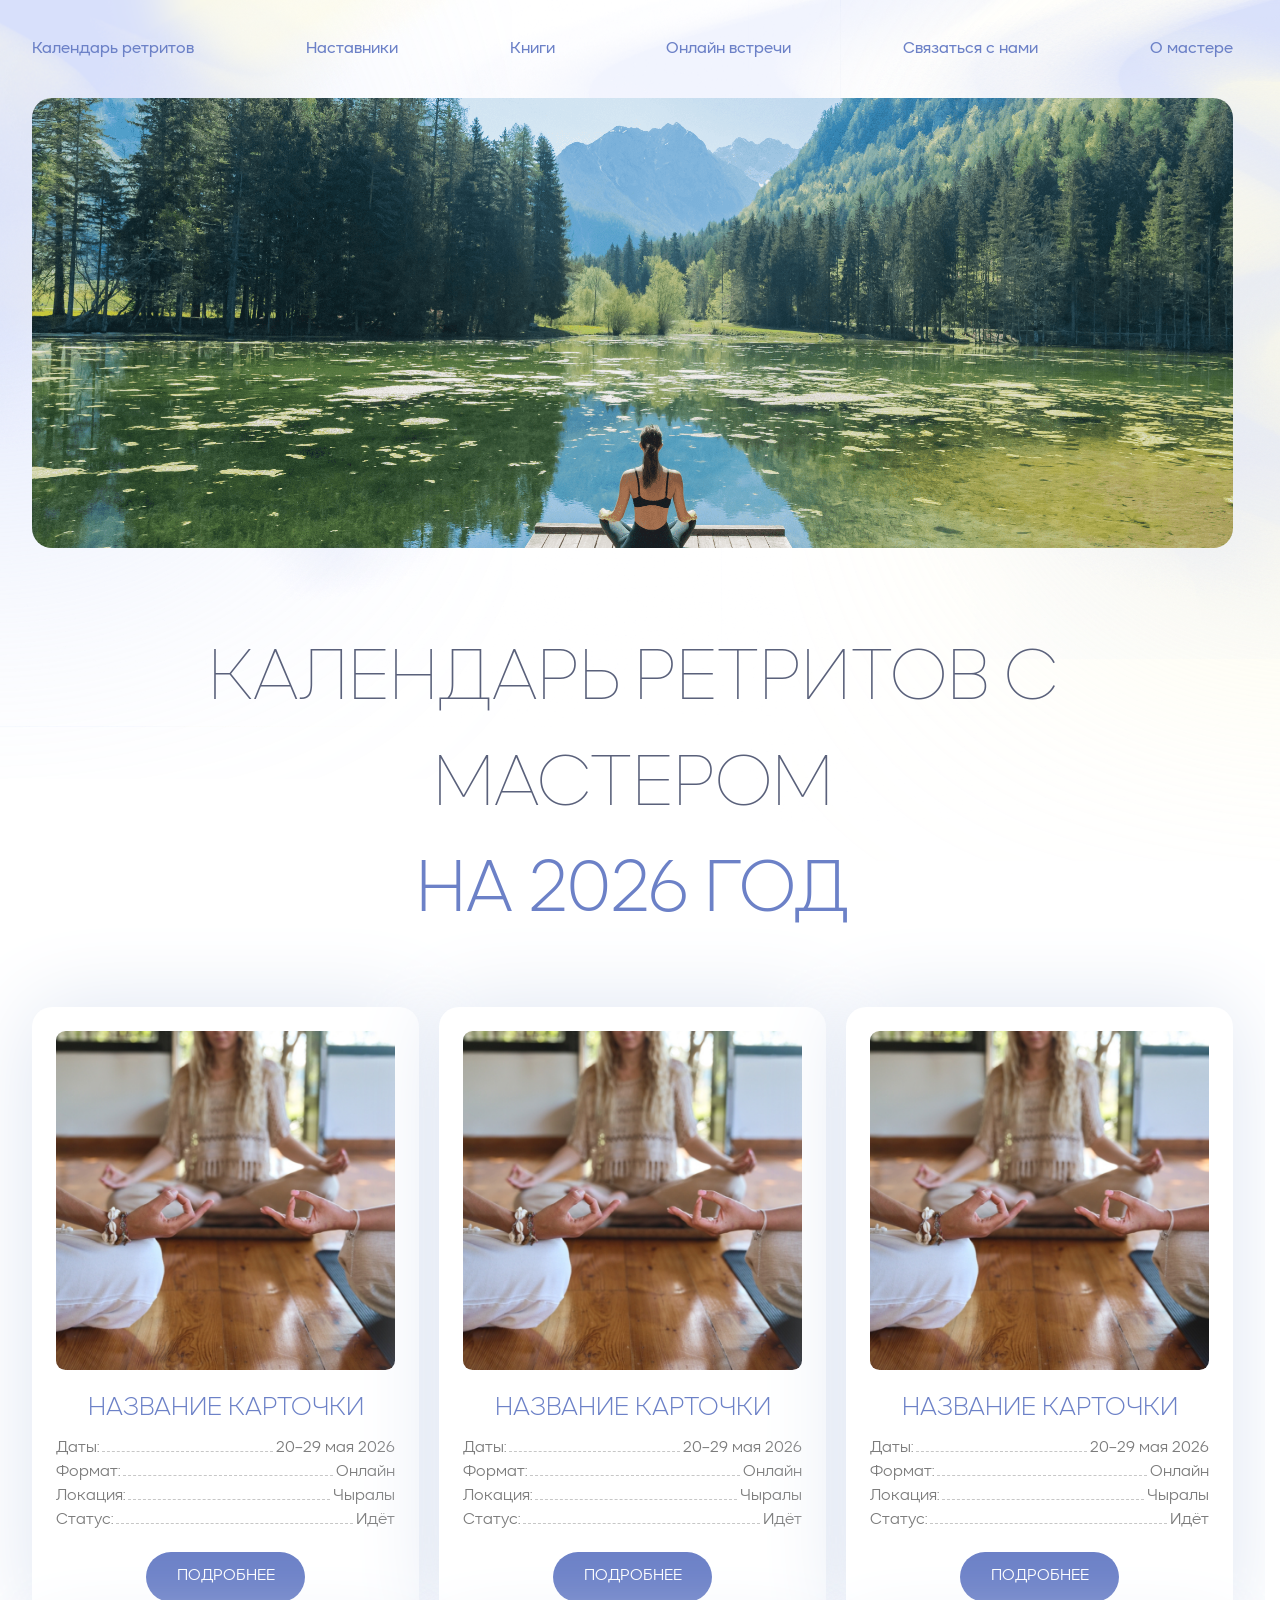
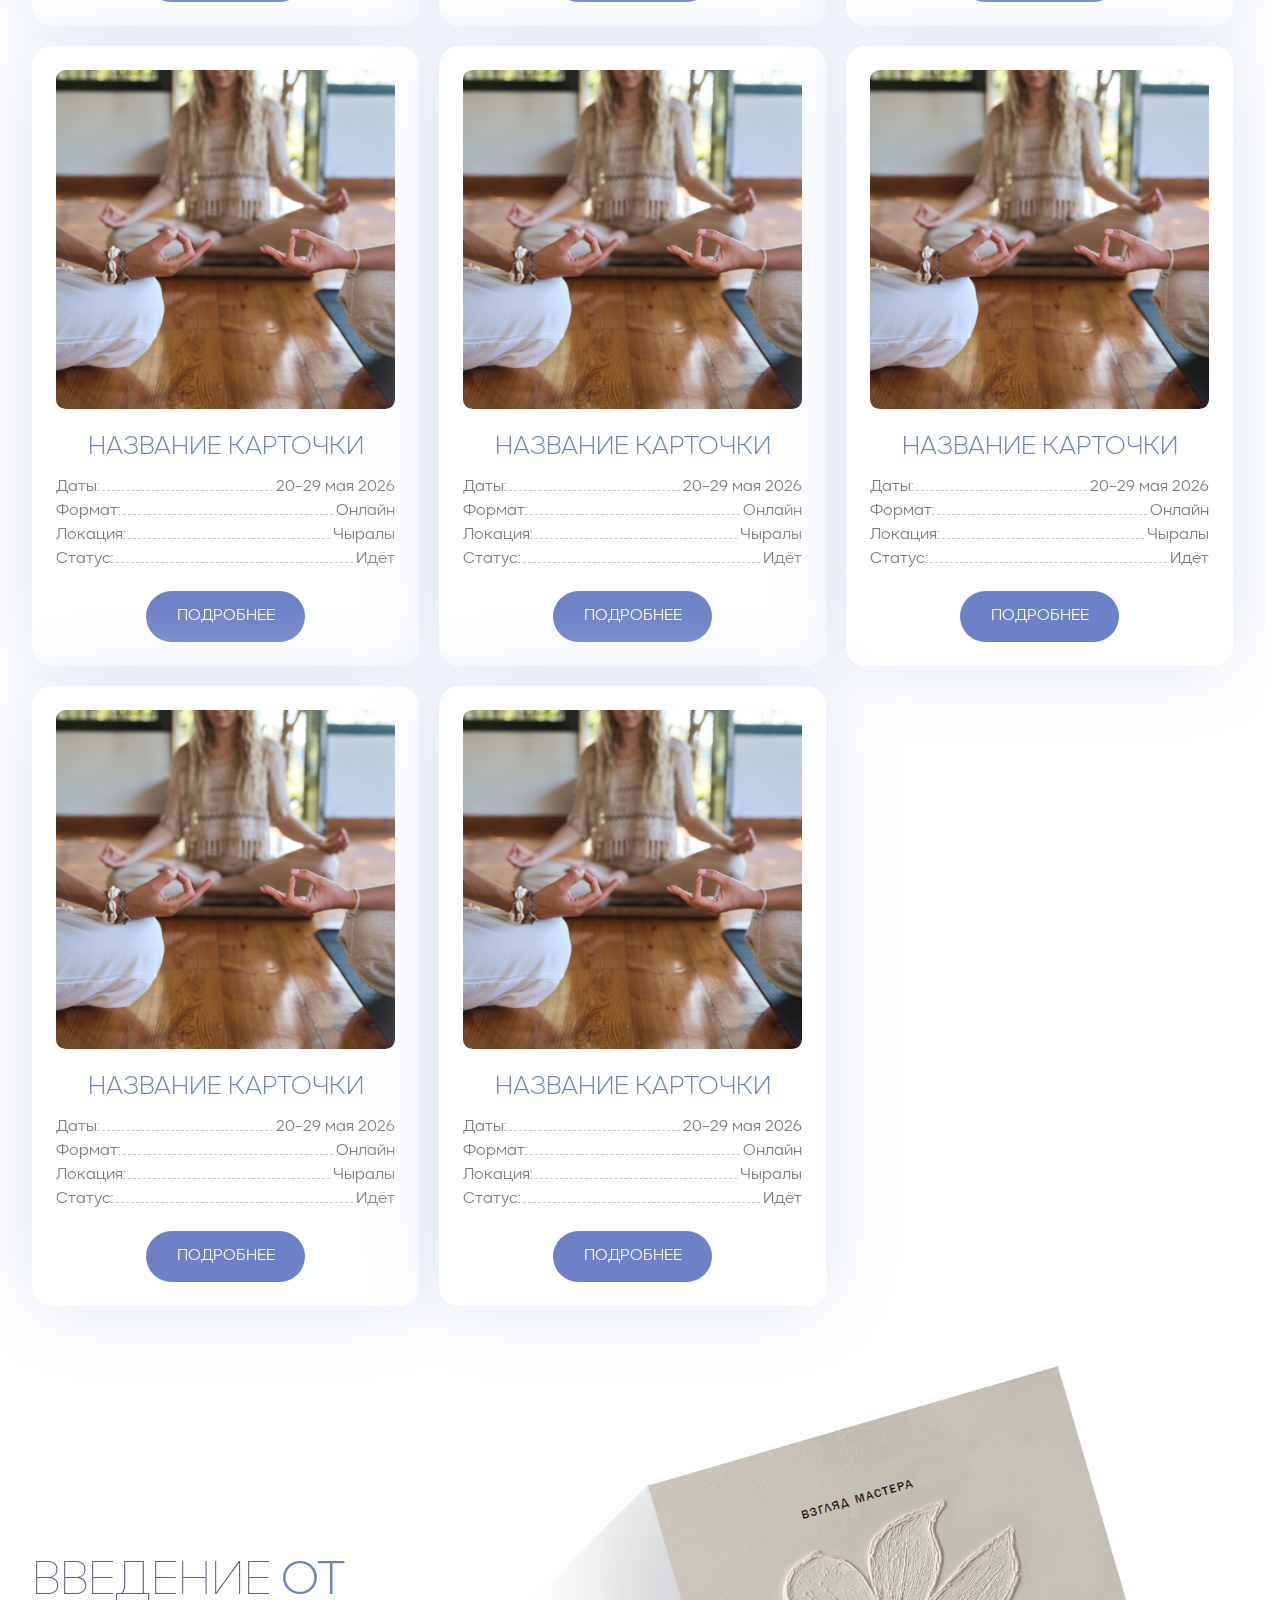
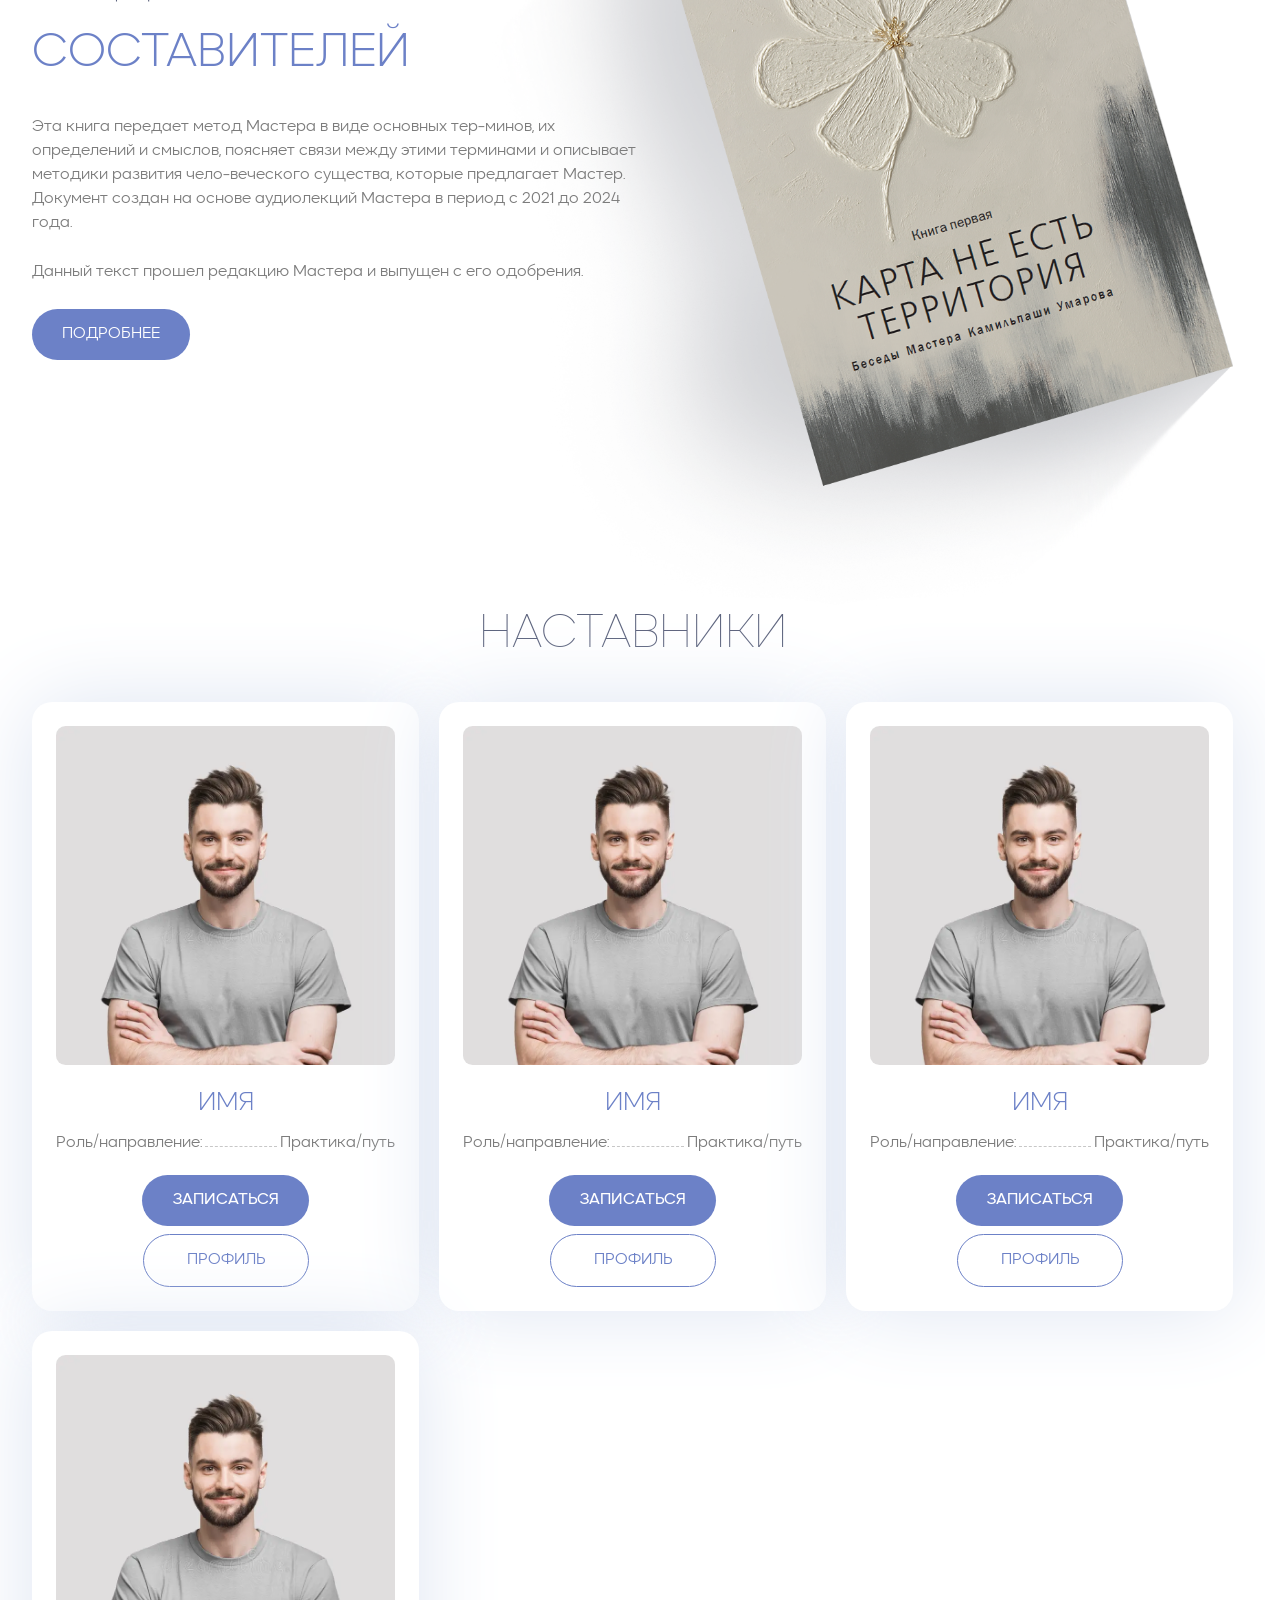
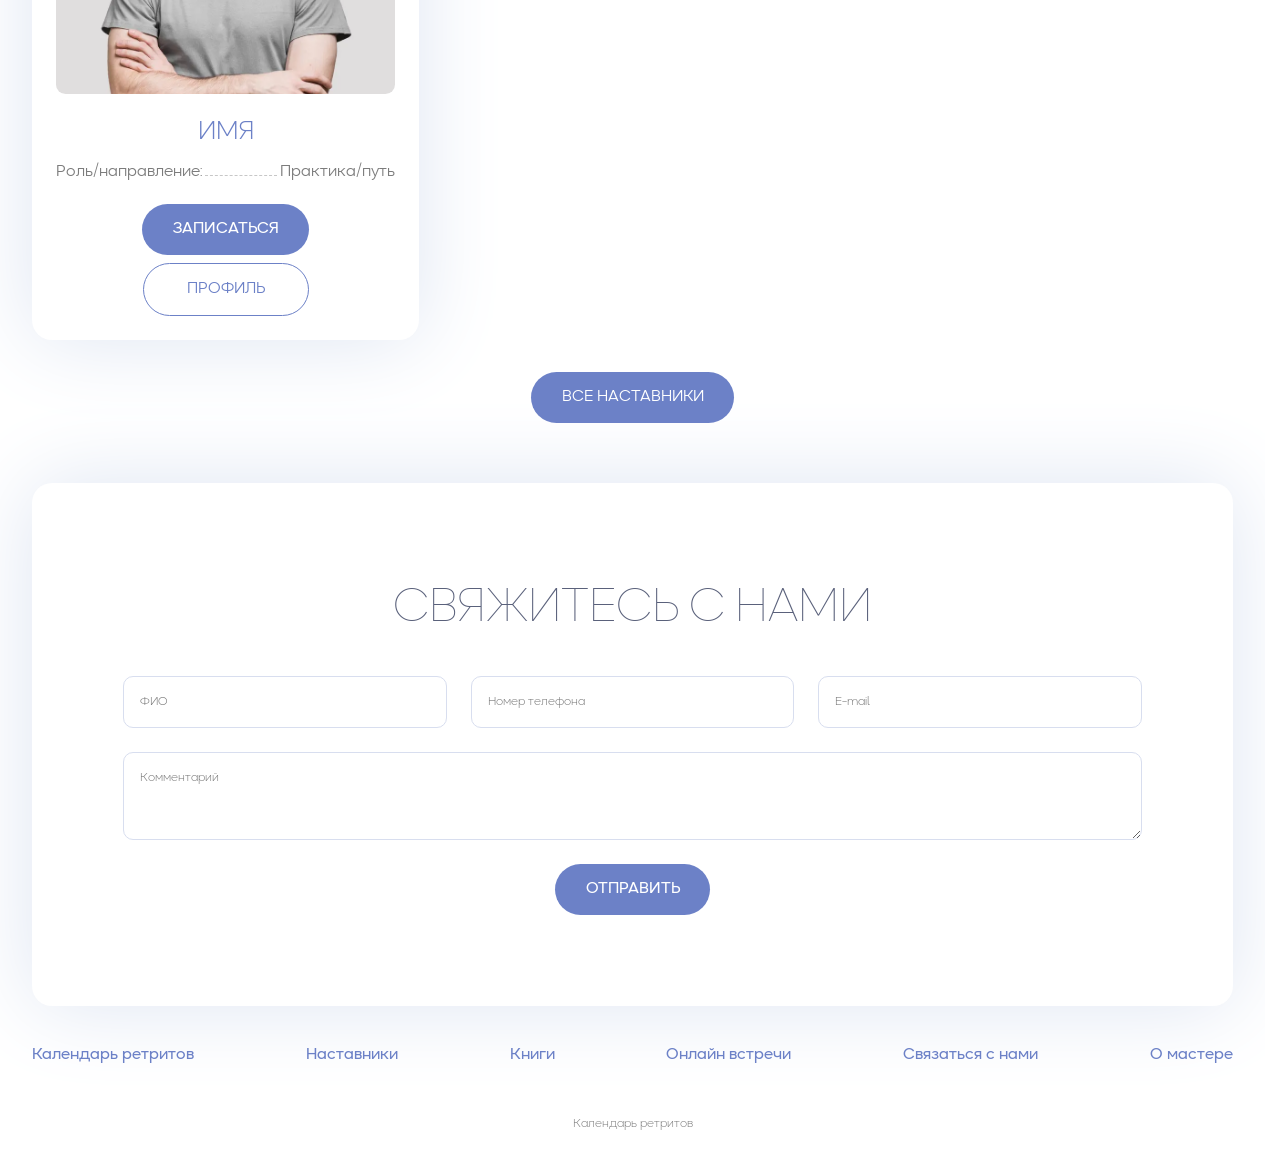
<file: index.html>
<!doctype html>
<html lang="en">
  <head>
    <meta charset="UTF-8" />
    <meta name="viewport" content="width=device-width, initial-scale=1.0" />
    <title>Document</title>
    <link rel="stylesheet" href="/styles/main.css" />
    <link rel="stylesheet" href="/styles/homepage.css" />
  </head>
  <body>
    <header class="header">
      <button id="burger" class="burger">
        <svg viewBox="0 0 24 24" fill="none" xmlns="http://www.w3.org/2000/svg">
          <g id="SVGRepo_bgCarrier" stroke-width="0"></g>
          <g
            id="SVGRepo_tracerCarrier"
            stroke-linecap="round"
            stroke-linejoin="round"
          ></g>
          <g id="SVGRepo_iconCarrier">
            <path
              d="M4 18L20 18"
              stroke="#6c81c7"
              stroke-width="2"
              stroke-linecap="round"
            ></path>
            <path
              d="M4 12L20 12"
              stroke="#6c81c7"
              stroke-width="2"
              stroke-linecap="round"
            ></path>
            <path
              d="M4 6L20 6"
              stroke="#6c81c7"
              stroke-width="2"
              stroke-linecap="round"
            ></path>
          </g>
        </svg>
        <svg
          class="close"
          viewBox="0 0 24 24"
          fill="none"
          xmlns="http://www.w3.org/2000/svg"
        >
          <g id="SVGRepo_bgCarrier" stroke-width="0"></g>
          <g
            id="SVGRepo_tracerCarrier"
            stroke-linecap="round"
            stroke-linejoin="round"
          ></g>
          <g id="SVGRepo_iconCarrier">
            <g id="Menu / Close_LG">
              <path
                id="Vector"
                d="M21 21L12 12M12 12L3 3M12 12L21.0001 3M12 12L3 21.0001"
                stroke="#6c81c7"
                stroke-width="2"
                stroke-linecap="round"
                stroke-linejoin="round"
              ></path>
            </g>
          </g>
        </svg>
      </button>
      <nav class="menu">
        <ul class="menu-list">
          <li>
            <a href="/">Календарь ретритов</a>
          </li>
          <li>
            <a href="/mentors.html">Наставники</a>
          </li>
          <li>
            <a href="/books.html">Книги</a>
          </li>
          <li>
            <a href="/online.html">Онлайн встречи</a>
          </li>
          <li>
            <a href="/index.html#contact-us">Связаться с нами</a>
          </li>
          <li>
            <a href="/master.html">О мастере</a>
          </li>
        </ul>
      </nav>
    </header>
    <main class="main container">
      <section class="hero">
        <img
          class="hero-img"
          src="/assets/images/hero-img.webp"
          alt="retreat"
        />
        <h1 class="hero-title title-xl">
          Календарь ретритов с мастером
          <span class="accent">на 2026 год</span>
        </h1>
      </section>
      <section class="calendar section items-center">
        <ul class="calendar-list card-list">
          <li>
            <div class="card-item">
              <img
                class="card-image"
                src="/assets/images/retreat.webp"
                alt="retreat"
              />
              <div class="card-info">
                <span class="card-title title-sm">Название карточки</span>

                <p class="card-details">
                  <span>Даты:</span>
                  <span class="dots"></span>
                  <span>
                    <time datetime="2026-05-20/2026-05-29">20–29 мая 2026</time>
                  </span>
                </p>
                <p class="card-details">
                  <span>Формат:</span>
                  <span class="dots"></span>
                  <span> Онлайн </span>
                </p>
                <p class="card-details">
                  <span>Локация:</span>
                  <span class="dots"></span>
                  <span> Чыралы </span>
                </p>
                <p class="card-details">
                  <span>Статус:</span>
                  <span class="dots"></span>
                  <span> Идёт </span>
                </p>
              </div>
              <a href="/event.html" class="btn">Подробнее</a>
            </div>
          </li>
          <li>
            <div class="card-item">
              <img
                class="card-image"
                src="/assets/images/retreat.webp"
                alt="retreat"
              />
              <div class="card-info">
                <span class="card-title title-sm">Название карточки</span>

                <p class="card-details">
                  <span>Даты:</span>
                  <span class="dots"></span>
                  <span>
                    <time datetime="2026-05-20/2026-05-29">20–29 мая 2026</time>
                  </span>
                </p>
                <p class="card-details">
                  <span>Формат:</span>
                  <span class="dots"></span>
                  <span> Онлайн </span>
                </p>
                <p class="card-details">
                  <span>Локация:</span>
                  <span class="dots"></span>
                  <span> Чыралы </span>
                </p>
                <p class="card-details">
                  <span>Статус:</span>
                  <span class="dots"></span>
                  <span> Идёт </span>
                </p>
              </div>
              <a href="/event.html" class="btn">Подробнее</a>
            </div>
          </li>
          <li>
            <div class="card-item">
              <img
                class="card-image"
                src="/assets/images/retreat.webp"
                alt="retreat"
              />
              <div class="card-info">
                <span class="card-title title-sm">Название карточки</span>

                <p class="card-details">
                  <span>Даты:</span>
                  <span class="dots"></span>
                  <span>
                    <time datetime="2026-05-20/2026-05-29">20–29 мая 2026</time>
                  </span>
                </p>
                <p class="card-details">
                  <span>Формат:</span>
                  <span class="dots"></span>
                  <span> Онлайн </span>
                </p>
                <p class="card-details">
                  <span>Локация:</span>
                  <span class="dots"></span>
                  <span> Чыралы </span>
                </p>
                <p class="card-details">
                  <span>Статус:</span>
                  <span class="dots"></span>
                  <span> Идёт </span>
                </p>
              </div>
              <a href="/event.html" class="btn">Подробнее</a>
            </div>
          </li>
          <li>
            <div class="card-item">
              <img
                class="card-image"
                src="/assets/images/retreat.webp"
                alt="retreat"
              />
              <div class="card-info">
                <span class="card-title title-sm">Название карточки</span>

                <p class="card-details">
                  <span>Даты:</span>
                  <span class="dots"></span>
                  <span>
                    <time datetime="2026-05-20/2026-05-29">20–29 мая 2026</time>
                  </span>
                </p>
                <p class="card-details">
                  <span>Формат:</span>
                  <span class="dots"></span>
                  <span> Онлайн </span>
                </p>
                <p class="card-details">
                  <span>Локация:</span>
                  <span class="dots"></span>
                  <span> Чыралы </span>
                </p>
                <p class="card-details">
                  <span>Статус:</span>
                  <span class="dots"></span>
                  <span> Идёт </span>
                </p>
              </div>
              <a href="/event.html" class="btn">Подробнее</a>
            </div>
          </li>
          <li>
            <div class="card-item">
              <img
                class="card-image"
                src="/assets/images/retreat.webp"
                alt="retreat"
              />
              <div class="card-info">
                <span class="card-title title-sm">Название карточки</span>

                <p class="card-details">
                  <span>Даты:</span>
                  <span class="dots"></span>
                  <span>
                    <time datetime="2026-05-20/2026-05-29">20–29 мая 2026</time>
                  </span>
                </p>
                <p class="card-details">
                  <span>Формат:</span>
                  <span class="dots"></span>
                  <span> Онлайн </span>
                </p>
                <p class="card-details">
                  <span>Локация:</span>
                  <span class="dots"></span>
                  <span> Чыралы </span>
                </p>
                <p class="card-details">
                  <span>Статус:</span>
                  <span class="dots"></span>
                  <span> Идёт </span>
                </p>
              </div>
              <a href="/event.html" class="btn">Подробнее</a>
            </div>
          </li>
          <li>
            <div class="card-item">
              <img
                class="card-image"
                src="/assets/images/retreat.webp"
                alt="retreat"
              />
              <div class="card-info">
                <span class="card-title title-sm">Название карточки</span>

                <p class="card-details">
                  <span>Даты:</span>
                  <span class="dots"></span>
                  <span>
                    <time datetime="2026-05-20/2026-05-29">20–29 мая 2026</time>
                  </span>
                </p>
                <p class="card-details">
                  <span>Формат:</span>
                  <span class="dots"></span>
                  <span> Онлайн </span>
                </p>
                <p class="card-details">
                  <span>Локация:</span>
                  <span class="dots"></span>
                  <span> Чыралы </span>
                </p>
                <p class="card-details">
                  <span>Статус:</span>
                  <span class="dots"></span>
                  <span> Идёт </span>
                </p>
              </div>
              <a href="/event.html" class="btn">Подробнее</a>
            </div>
          </li>
          <li>
            <div class="card-item">
              <img
                class="card-image"
                src="/assets/images/retreat.webp"
                alt="retreat"
              />
              <div class="card-info">
                <span class="card-title title-sm">Название карточки</span>

                <p class="card-details">
                  <span>Даты:</span>
                  <span class="dots"></span>
                  <span>
                    <time datetime="2026-05-20/2026-05-29">20–29 мая 2026</time>
                  </span>
                </p>
                <p class="card-details">
                  <span>Формат:</span>
                  <span class="dots"></span>
                  <span> Онлайн </span>
                </p>
                <p class="card-details">
                  <span>Локация:</span>
                  <span class="dots"></span>
                  <span> Чыралы </span>
                </p>
                <p class="card-details">
                  <span>Статус:</span>
                  <span class="dots"></span>
                  <span> Идёт </span>
                </p>
              </div>
              <a href="/event.html" class="btn">Подробнее</a>
            </div>
          </li>
          <li>
            <div class="card-item">
              <img
                class="card-image"
                src="/assets/images/retreat.webp"
                alt="retreat"
              />
              <div class="card-info">
                <span class="card-title title-sm">Название карточки</span>

                <p class="card-details">
                  <span>Даты:</span>
                  <span class="dots"></span>
                  <span>
                    <time datetime="2026-05-20/2026-05-29">20–29 мая 2026</time>
                  </span>
                </p>
                <p class="card-details">
                  <span>Формат:</span>
                  <span class="dots"></span>
                  <span> Онлайн </span>
                </p>
                <p class="card-details">
                  <span>Локация:</span>
                  <span class="dots"></span>
                  <span> Чыралы </span>
                </p>
                <p class="card-details">
                  <span>Статус:</span>
                  <span class="dots"></span>
                  <span> Идёт </span>
                </p>
              </div>
              <a href="/event.html" class="btn">Подробнее</a>
            </div>
          </li>
        </ul>
      </section>
      <section class="intro section">
        <div class="intro-content">
          <h2 class="intro-title title-lg">
            Введение <span class="accent">от составителей</span>
          </h2>
          <p>
            Эта книга передает метод Мастера в виде основных тер-минов, их
            определений и смыслов, поясняет связи между этими терминами и
            описывает методики развития чело-веческого существа, которые
            предлагает Мастер. Документ создан на основе аудиолекций Мастера в
            период с 2021 до 2024 года.
          </p>
          <p>Данный текст прошел редакцию Мастера и выпущен с его одобрения.</p>
          <a href="/books.html" class="btn">Подробнее</a>
        </div>
        <img class="intro-image" src="/assets/images/book.png" alt="книга" />
      </section>
      <section class="mentors section items-center">
        <h2 class="mentors-title title-lg center">Наставники</h2>
        <ul class="mentors-list card-list">
          <li>
            <div class="card-item">
              <img
                class="card-image"
                src="/assets/images/mentor.webp"
                alt="retreat"
              />
              <div class="card-info">
                <span class="card-title title-sm">Имя</span>

                <p class="card-details">
                  <span>Роль/направление:</span>
                  <span class="dots"></span>
                  <span> Практика/путь </span>
                </p>
              </div>
              <button class="btn open-modal">Записаться</button>
              <a href="/mentor-page.html" class="btn white">профиль</a>
            </div>
          </li>
          <li>
            <div class="card-item">
              <img
                class="card-image"
                src="/assets/images/mentor.webp"
                alt="retreat"
              />
              <div class="card-info">
                <span class="card-title title-sm">Имя</span>

                <p class="card-details">
                  <span>Роль/направление:</span>
                  <span class="dots"></span>
                  <span> Практика/путь </span>
                </p>
              </div>
              <button class="btn open-modal">Записаться</button>
              <a href="/mentor-page.html" class="btn white">профиль</a>
            </div>
          </li>
          <li>
            <div class="card-item">
              <img
                class="card-image"
                src="/assets/images/mentor.webp"
                alt="retreat"
              />
              <div class="card-info">
                <span class="card-title title-sm">Имя</span>

                <p class="card-details">
                  <span>Роль/направление:</span>
                  <span class="dots"></span>
                  <span> Практика/путь </span>
                </p>
              </div>
              <button class="btn open-modal">Записаться</button>
              <a href="/mentor-page.html" class="btn white">профиль</a>
            </div>
          </li>
          <li>
            <div class="card-item">
              <img
                class="card-image"
                src="/assets/images/mentor.webp"
                alt="retreat"
              />
              <div class="card-info">
                <span class="card-title title-sm">Имя</span>

                <p class="card-details">
                  <span>Роль/направление:</span>
                  <span class="dots"></span>
                  <span> Практика/путь </span>
                </p>
              </div>
              <button class="btn open-modal">Записаться</button>
              <a href="/mentor-page.html" class="btn white">профиль</a>
            </div>
          </li>
        </ul>
        <a href="/mentors.html" class="btn">Все Наставники</a>
      </section>
      <section id="contact-us" class="contact-us section items-center">
        <h2 class="contact-us-title title-lg center">Свяжитесь с нами</h2>
        <form action="" class="contact-us-form">
          <div class="contact-us-form-row">
            <label class="visually-hidden" for="name"
              >Фамилия имя отчество</label
            >
            <input
              autocomplete="family-name"
              id="name"
              type="text"
              placeholder="ФИО"
            />
            <label class="visually-hidden" for="phone">номер телефона</label>
            <input
              autocomplete="tel"
              type="tel"
              id="phone"
              placeholder="Номер телефона"
            />
            <label class="visually-hidden" for="email">email</label>
            <input
              autocomplete="email"
              type="email"
              name="email"
              id="email"
              placeholder="E-mail"
            />
          </div>
          <label class="visually-hidden" for="comment"></label>
          <textarea
            rows="3"
            name="comment"
            id="comment"
            placeholder="Комментарий"
          ></textarea>
          <button
            type="submit"
            class="submit btn"
            data-success-message="Успешно отправлено ✓"
          >
            Отправить
          </button>
        </form>
      </section>
    </main>
    <footer class="footer container">
      <nav class="menu">
        <ul class="menu-list">
          <li>
            <a href="/">Календарь ретритов</a>
          </li>
          <li>
            <a href="/mentors.html">Наставники</a>
          </li>
          <li>
            <a href="/books.html">Книги</a>
          </li>
          <li>
            <a href="/online.html">Онлайн встречи</a>
          </li>
          <li>
            <a href="/index.html#contact-us">Связаться с нами</a>
          </li>
          <li>
            <a href="/master.html">О мастере</a>
          </li>
        </ul>
      </nav>
      <span class="center">Календарь ретритов</span>
    </footer>
    <div id="overlay" class="overlay"></div>
    <div id="modal" class="modal">
      <div class="modal-wrapper container">
        <section
          class="contact-us section items-center"
          aria-label="Форма связи"
        >
          <button class="contact-us-close-btn close-modal" title="Закрыть">
            <img src="/assets/icons/plus.svg" alt="Закрыть" />
          </button>
          <h2 class="contact-us-title title-lg center">Свяжитесь с нами</h2>

          <form action="" class="contact-us-form">
            <div class="contact-us-form-row">
              <label class="visually-hidden" for="name"
                >Фамилия имя отчество</label
              >
              <input
                autocomplete="family-name"
                id="name"
                type="text"
                placeholder="ФИО"
              />
              <label class="visually-hidden" for="phone">номер телефона</label>
              <input
                autocomplete="tel"
                type="tel"
                id="phone"
                placeholder="Номер телефона"
              />
              <label class="visually-hidden" for="email">email</label>
              <input
                autocomplete="email"
                type="email"
                name="email"
                id="email"
                placeholder="E-mail"
              />
            </div>
            <label class="visually-hidden" for="comment"></label>
            <textarea
              rows="3"
              name="comment"
              id="comment"
              placeholder="Комментарий"
            ></textarea>
            <button
              type="submit"
              class="submit btn"
              data-success-message="Успешно отправлено ✓"
            >
              Отправить
            </button>
          </form>
        </section>
      </div>
    </div>
    <script src="main.js"></script>
  </body>
</html>
</file>
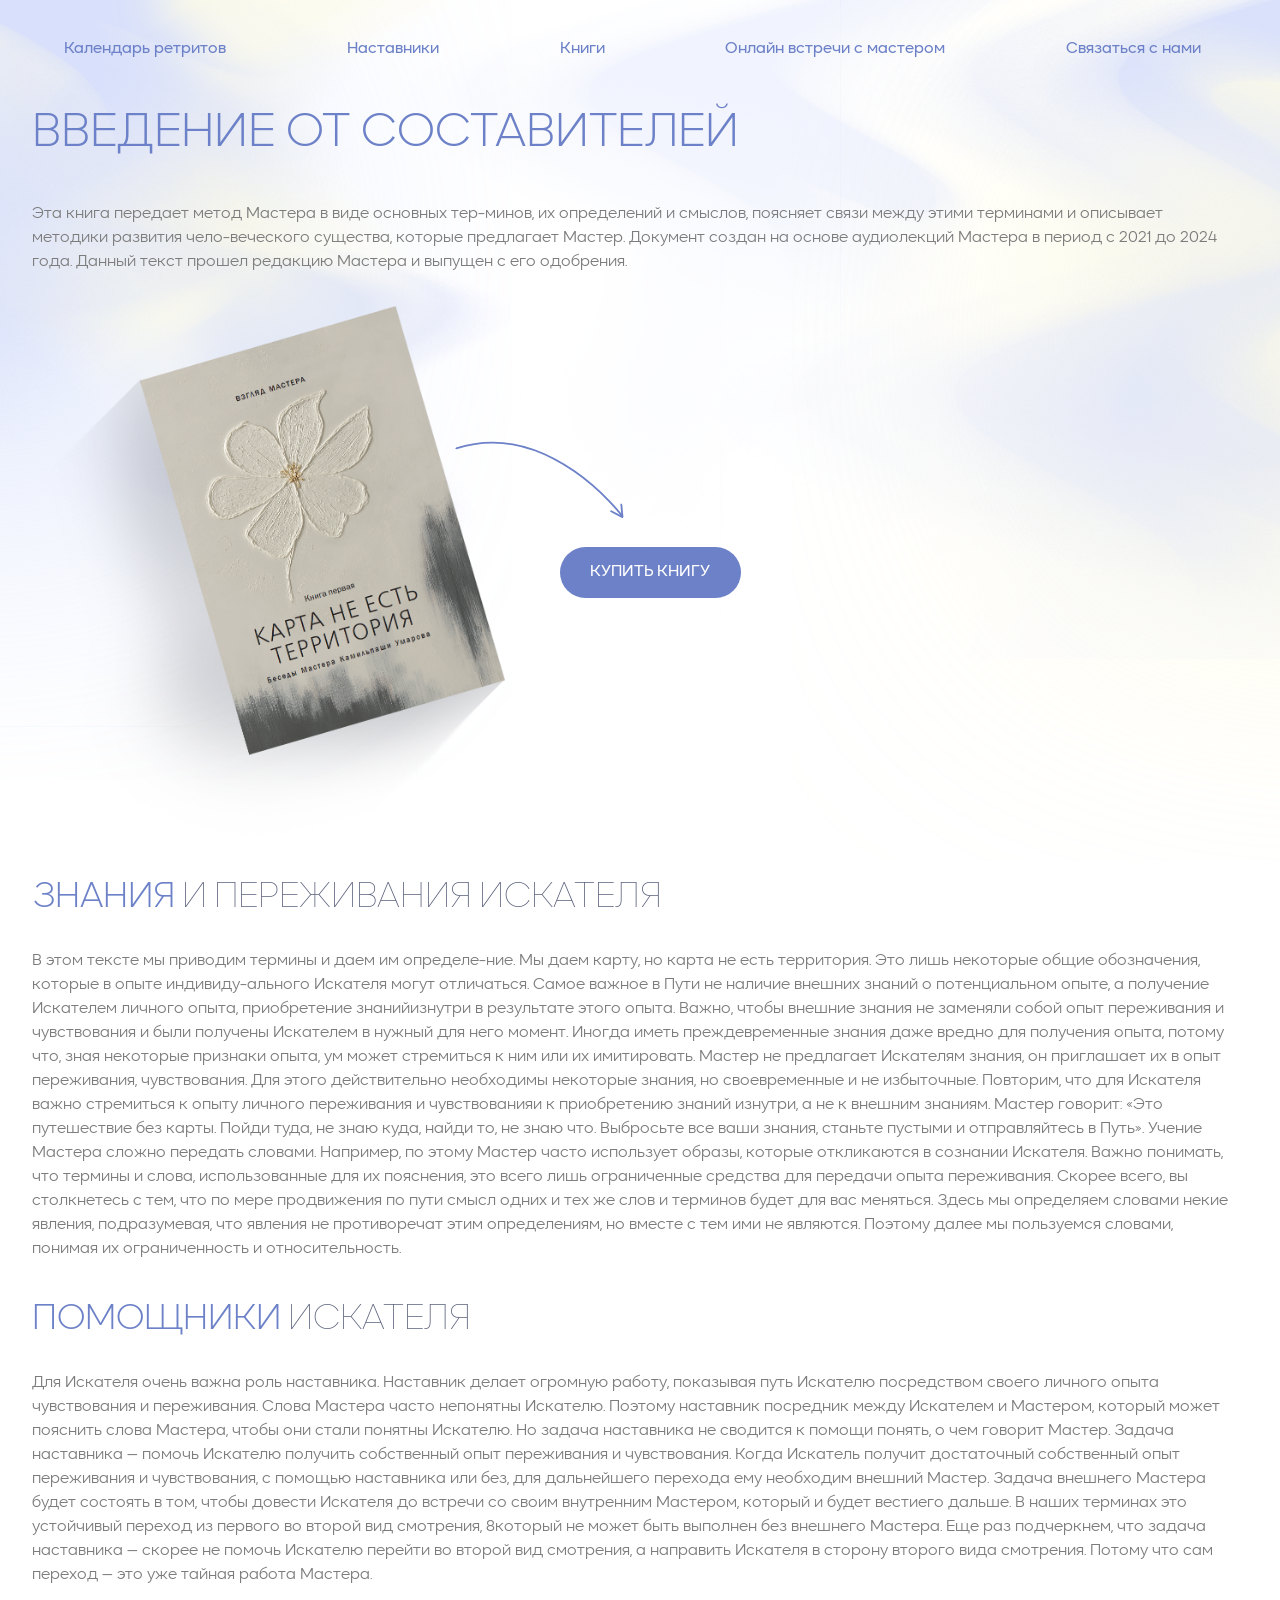
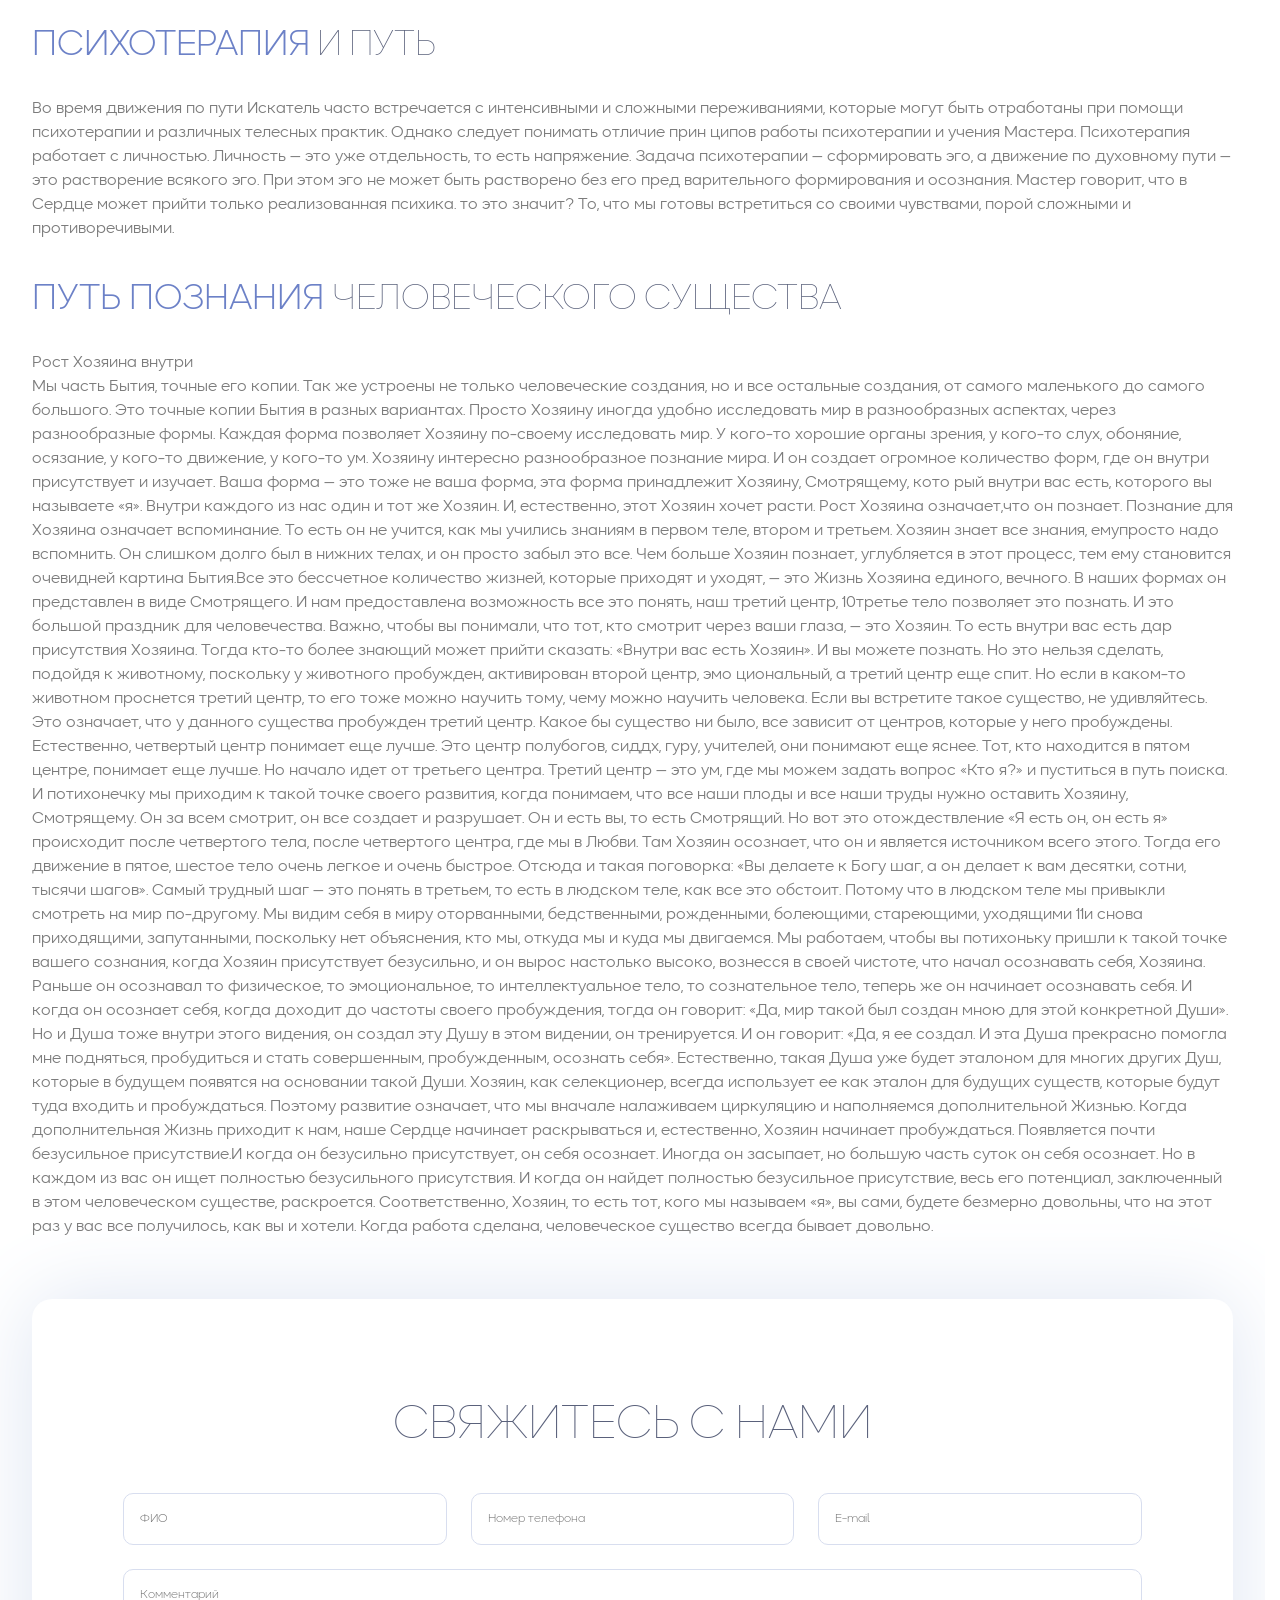
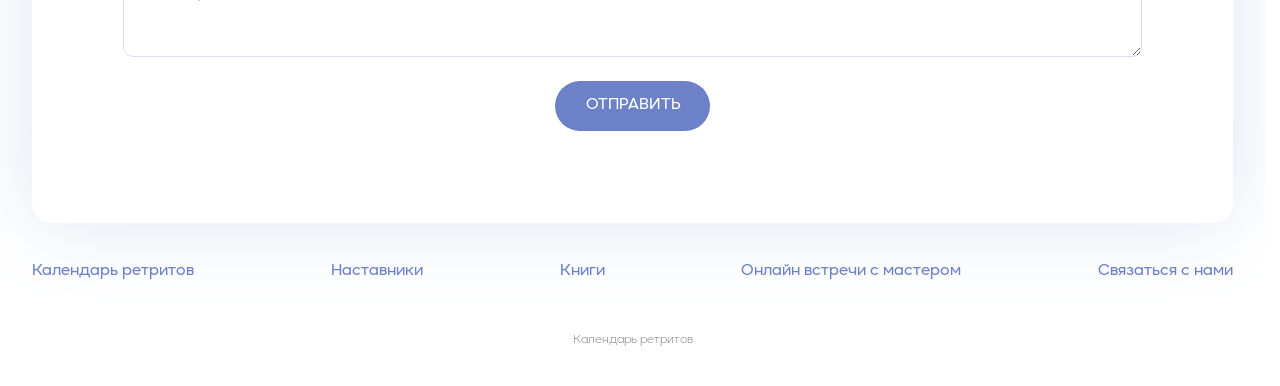
<file: book.html>
<!doctype html>
<html lang="en">
  <head>
    <meta charset="UTF-8" />
    <meta name="viewport" content="width=device-width, initial-scale=1.0" />
    <title>Document</title>
    <link rel="stylesheet" href="/styles/main.css" />
    <link rel="stylesheet" href="/styles/book.css" />
  </head>
  <body class="container">
    <header class="header">
      <button id="burger" class="burger">
        <svg viewBox="0 0 24 24" fill="none" xmlns="http://www.w3.org/2000/svg">
          <g id="SVGRepo_bgCarrier" stroke-width="0"></g>
          <g
            id="SVGRepo_tracerCarrier"
            stroke-linecap="round"
            stroke-linejoin="round"
          ></g>
          <g id="SVGRepo_iconCarrier">
            <path
              d="M4 18L20 18"
              stroke="#6c81c7"
              stroke-width="2"
              stroke-linecap="round"
            ></path>
            <path
              d="M4 12L20 12"
              stroke="#6c81c7"
              stroke-width="2"
              stroke-linecap="round"
            ></path>
            <path
              d="M4 6L20 6"
              stroke="#6c81c7"
              stroke-width="2"
              stroke-linecap="round"
            ></path>
          </g>
        </svg>
        <svg
          class="close"
          viewBox="0 0 24 24"
          fill="none"
          xmlns="http://www.w3.org/2000/svg"
        >
          <g id="SVGRepo_bgCarrier" stroke-width="0"></g>
          <g
            id="SVGRepo_tracerCarrier"
            stroke-linecap="round"
            stroke-linejoin="round"
          ></g>
          <g id="SVGRepo_iconCarrier">
            <g id="Menu / Close_LG">
              <path
                id="Vector"
                d="M21 21L12 12M12 12L3 3M12 12L21.0001 3M12 12L3 21.0001"
                stroke="#6c81c7"
                stroke-width="2"
                stroke-linecap="round"
                stroke-linejoin="round"
              ></path>
            </g>
          </g>
        </svg>
      </button>
      <nav class="menu">
        <ul class="menu-list">
          <li>
            <a href="/">Календарь ретритов</a>
          </li>
          <li>
            <a href="/mentors.html">Наставники</a>
          </li>
          <li>
            <a href="/books.html">Книги</a>
          </li>
          <li>
            <a href="/online.html">Онлайн встречи с мастером</a>
          </li>
          <li>
            <a href="/contact-uss.html">Связаться с нами</a>
          </li>
        </ul>
      </nav>
    </header>
    <main class="main">
      <section class="book section">
        <h1 class="title-lg book-title">
          <span class="accent">Введение от составителей</span>
        </h1>
        <div class="book-content">
          <p>
            Эта книга передает метод Мастера в виде основных тер-минов, их
            определений и смыслов, поясняет связи между этими терминами и
            описывает методики развития чело-веческого существа, которые
            предлагает Мастер. Документ создан на основе аудиолекций Мастера в
            период с 2021 до 2024 года. Данный текст прошел редакцию Мастера и
            выпущен с его одобрения.
          </p>
          <div class="book-image-wrapper">
            <img class="book-image" src="/assets/images/book.png" alt="книга" />
            <button class="book-button btn">Купить книгу</button>
          </div>
          <div class="book-description">
            <h3 class="title-md">
              <span class="accent">Знания</span> и переживания Искателя
            </h3>
            <p>
              В этом тексте мы приводим термины и даем им определе-ние. Мы даем
              карту, но карта не есть территория. Это лишь некоторые общие
              обозначения, которые в опыте индивиду-ального Искателя могут
              отличаться. Самое важное в Пути не наличие внешних знаний о
              потенциальном опыте, а получение Искателем личного опыта,
              приобретение знанийизнутри в результате этого опыта. Важно, чтобы
              внешние знания не заменяли собой опыт переживания и чувствования и
              были получены Искателем в нужный для него момент. Иногда иметь
              преждевременные знания даже вредно для получения опыта, потому
              что, зная некоторые признаки опыта, ум может стремиться к ним или
              их имитировать. Мастер не предлагает Искателям знания, он
              приглашает их в опыт переживания, чувствования. Для этого
              действительно необходимы некоторые знания, но своевременные и не
              избыточные. Повторим, что для Искателя важно стремиться к опыту
              личного переживания и чувствованияи к приобретению знаний изнутри,
              а не к внешним знаниям. Мастер говорит: «Это путешествие без
              карты. Пойди туда, не знаю куда, найди то, не знаю что. Выбросьте
              все ваши знания, станьте пустыми и отправляйтесь в Путь». Учение
              Мастера сложно передать словами. Например, по этому Мастер часто
              использует образы, которые откликаются в сознании Искателя. Важно
              понимать, что термины и слова, использованные для их пояснения,
              это всего лишь ограниченные средства для передачи опыта
              переживания. Скорее всего, вы столкнетесь с тем, что по мере
              продвижения по пути смысл одних и тех же слов и терминов будет для
              вас меняться. Здесь мы определяем словами некие явления,
              подразумевая, что явления не противоречат этим определениям, но
              вместе с тем ими не являются. Поэтому далее мы пользуемся словами,
              понимая их ограниченность и относительность.
            </p>
          </div>
          <div class="book-description">
            <h3 class="title-md">
              <span class="accent">Помощники</span> Искателя
            </h3>
            <p>
              Для Искателя очень важна роль наставника. Наставник делает
              огромную работу, показывая путь Искателю посредством своего
              личного опыта чувствования и переживания. Слова Мастера часто
              непонятны Искателю. Поэтому наставник посредник между Искателем и
              Мастером, который может пояснить слова Мастера, чтобы они стали
              понятны Искателю. Но задача наставника не сводится к помощи
              понять, о чем говорит Мастер. Задача наставника — помочь Искателю
              получить собственный опыт переживания и чувствования. Когда
              Искатель получит достаточный собственный опыт переживания и
              чувствования, с помощью наставника или без, для дальнейшего
              перехода ему необходим внешний Мастер. Задача внешнего Мастера
              будет состоять в том, чтобы довести Искателя до встречи со своим
              внутренним Мастером, который и будет вестиего дальше. В наших
              терминах это устойчивый переход из первого во второй вид
              смотрения, 8который не может быть выполнен без внешнего Мастера.
              Еще раз подчеркнем, что задача наставника — скорее не помочь
              Искателю перейти во второй вид смотрения, а направить Искателя в
              сторону второго вида смотрения. Потому что сам переход — это уже
              тайная работа Мастера.
            </p>
          </div>
          <div class="book-description">
            <h3 class="title-md">
              <span class="accent">Психотерапия</span> и путь
            </h3>
            <p>
              Во время движения по пути Искатель часто встречается с
              интенсивными и сложными переживаниями, которые могут быть
              отработаны при помощи психотерапии и различных телесных практик.
              Однако следует понимать отличие прин ципов работы психотерапии и
              учения Мастера. Психотерапия работает с личностью. Личность — это
              уже отдельность, то есть напряжение. Задача психотерапии —
              сформировать эго, а движение по духовному пути — это растворение
              всякого эго. При этом эго не может быть растворено без его пред
              варительного формирования и осознания. Мастер говорит, что в
              Сердце может прийти только реализованная психика. то это значит?
              То, что мы готовы встретиться со своими чувствами, порой сложными
              и противоречивыми.
            </p>
          </div>
          <div class="book-description">
            <h3 class="title-md">
              <span class="accent">Путь познания </span> человеческого существа
            </h3>
            <p>
              Рост Хозяина внутри <br />
              Мы часть Бытия, точные его копии. Так же устроены не только
              человеческие создания, но и все остальные создания, от самого
              маленького до самого большого. Это точные копии Бытия в разных
              вариантах. Просто Хозяину иногда удобно исследовать мир в
              разнообразных аспектах, через разнообразные формы. Каждая форма
              позволяет Хозяину по-своему исследовать мир. У кого-то хорошие
              органы зрения, у кого-то слух, обоняние, осязание, у кого-то
              движение, у кого-то ум. Хозяину интересно разнообразное познание
              мира. И он создает огромное количество форм, где он внутри
              присутствует и изучает. Ваша форма — это тоже не ваша форма, эта
              форма принадлежит Хозяину, Смотрящему, кото рый внутри вас есть,
              которого вы называете «я». Внутри каждого из нас один и тот же
              Хозяин. И, естественно, этот Хозяин хочет расти. Рост Хозяина
              означает,что он познает. Познание для Хозяина означает
              вспоминание. То есть он не учится, как мы учились знаниям в первом
              теле, втором и третьем. Хозяин знает все знания, емупросто надо
              вспомнить. Он слишком долго был в нижних телах, и он просто забыл
              это все. Чем больше Хозяин познает, углубляется в этот процесс,
              тем ему становится очевидней картина Бытия.Все это бессчетное
              количество жизней, которые приходят и уходят, — это Жизнь Хозяина
              единого, вечного. В наших формах он представлен в виде Смотрящего.
              И нам предоставлена возможность все это понять, наш третий центр,
              10третье тело позволяет это познать. И это большой праздник для
              человечества. Важно, чтобы вы понимали, что тот, кто смотрит через
              ваши глаза, — это Хозяин. То есть внутри вас есть дар присутствия
              Хозяина. Тогда кто-то более знающий может прийти сказать: «Внутри
              вас есть Хозяин». И вы можете познать. Но это нельзя сделать,
              подойдя к животному, поскольку у животного пробужден, активирован
              второй центр, эмо циональный, а третий центр еще спит. Но если в
              каком-то животном проснется третий центр, то его тоже можно
              научить тому, чему можно научить человека. Если вы встретите такое
              существо, не удивляйтесь. Это означает, что у данного существа
              пробужден третий центр. Какое бы существо ни было, все зависит от
              центров, которые у него пробуждены. Естественно, четвертый центр
              понимает еще лучше. Это центр полубогов, сиддх, гуру, учителей,
              они понимают еще яснее. Тот, кто находится в пятом центре,
              понимает еще лучше. Но начало идет от третьего центра. Третий
              центр — это ум, где мы можем задать вопрос «Кто я?» и пуститься в
              путь поиска. И потихонечку мы приходим к такой точке своего
              развития, когда понимаем, что все наши плоды и все наши труды
              нужно оставить Хозяину, Смотрящему. Он за всем смотрит, он все
              создает и разрушает. Он и есть вы, то есть Смотрящий. Но вот это
              отождествление «Я есть он, он есть я» происходит после четвертого
              тела, после четвертого центра, где мы в Любви. Там Хозяин
              осознает, что он и является источником всего этого. Тогда его
              движение в пятое, шестое тело очень легкое и очень быстрое. Отсюда
              и такая поговорка: «Вы делаете к Богу шаг, а он делает к вам
              десятки, сотни, тысячи шагов». Самый трудный шаг — это понять в
              третьем, то есть в людском теле, как все это обстоит. Потому что в
              людском теле мы привыкли смотреть на мир по-другому. Мы видим себя
              в миру оторванными, бедственными, рожденными, болеющими,
              стареющими, уходящими 11и снова приходящими, запутанными,
              поскольку нет объяснения, кто мы, откуда мы и куда мы двигаемся.
              Мы работаем, чтобы вы потихоньку пришли к такой точке вашего
              сознания, когда Хозяин присутствует безусильно, и он вырос
              настолько высоко, вознесся в своей чистоте, что начал осознавать
              себя, Хозяина. Раньше он осознавал то физическое, то
              эмоциональное, то интеллектуальное тело, то сознательное тело,
              теперь же он начинает осознавать себя. И когда он осознает себя,
              когда доходит до частоты своего пробуждения, тогда он говорит:
              «Да, мир такой был создан мною для этой конкретной Души». Но и
              Душа тоже внутри этого видения, он создал эту Душу в этом видении,
              он тренируется. И он говорит: «Да, я ее создал. И эта Душа
              прекрасно помогла мне подняться, пробудиться и стать совершенным,
              пробужденным, осознать себя». Естественно, такая Душа уже будет
              эталоном для многих других Душ, которые в будущем появятся на
              основании такой Души. Хозяин, как селекционер, всегда использует
              ее как эталон для будущих существ, которые будут туда входить и
              пробуждаться. Поэтому развитие означает, что мы вначале налаживаем
              циркуляцию и наполняемся дополнительной Жизнью. Когда
              дополнительная Жизнь приходит к нам, наше Сердце начинает
              раскрываться и, естественно, Хозяин начинает пробуждаться.
              Появляется почти безусильное присутствие.И когда он безусильно
              присутствует, он себя осознает. Иногда он засыпает, но большую
              часть суток он себя осознает. Но в каждом из вас он ищет полностью
              безусильного присутствия. И когда он найдет полностью безусильное
              присутствие, весь его потенциал, заключенный в этом человеческом
              существе, раскроется. Соответственно, Хозяин, то есть тот, кого мы
              называем «я», вы сами, будете безмерно довольны, что на этот раз у
              вас все получилось, как вы и хотели. Когда работа сделана,
              человеческое существо всегда бывает довольно.
            </p>
          </div>
        </div>
      </section>
      <section class="contact-us section items-center">
        <h2 class="contact-us-title title-lg center">Свяжитесь с нами</h2>
        <form action="" class="contact-us-form">
          <div class="contact-us-form-row">
            <label class="visually-hidden" for="name"
              >Фамилия имя отчество</label
            >
            <input
              autocomplete="family-name"
              id="name"
              type="text"
              placeholder="ФИО"
            />
            <label class="visually-hidden" for="phone">номер телефона</label>
            <input
              autocomplete="tel"
              type="tel"
              id="phone"
              placeholder="Номер телефона"
            />
            <label class="visually-hidden" for="email">email</label>
            <input
              autocomplete="email"
              type="email"
              name="email"
              id="email"
              placeholder="E-mail"
            />
          </div>
          <label class="visually-hidden" for="comment"></label>
          <textarea
            rows="3"
            name="comment"
            id="comment"
            placeholder="Комментарий"
          ></textarea>
          <button type="submit" class="btn">Отправить</button>
        </form>
      </section>
    </main>
    <footer class="footer">
      <nav class="menu">
        <ul class="menu-list">
          <li>
            <a href="/">Календарь ретритов</a>
          </li>
          <li>
            <a href="/mentors.html">Наставники</a>
          </li>
          <li>
            <a href="/books.html">Книги</a>
          </li>
          <li>
            <a href="/online.html">Онлайн встречи с мастером</a>
          </li>
          <li>
            <a href="/contact-uss.html">Связаться с нами</a>
          </li>
        </ul>
      </nav>
      <span class="center">Календарь ретритов</span>
    </footer>
    <script src="main.js"></script>
  </body>
</html>
</file>
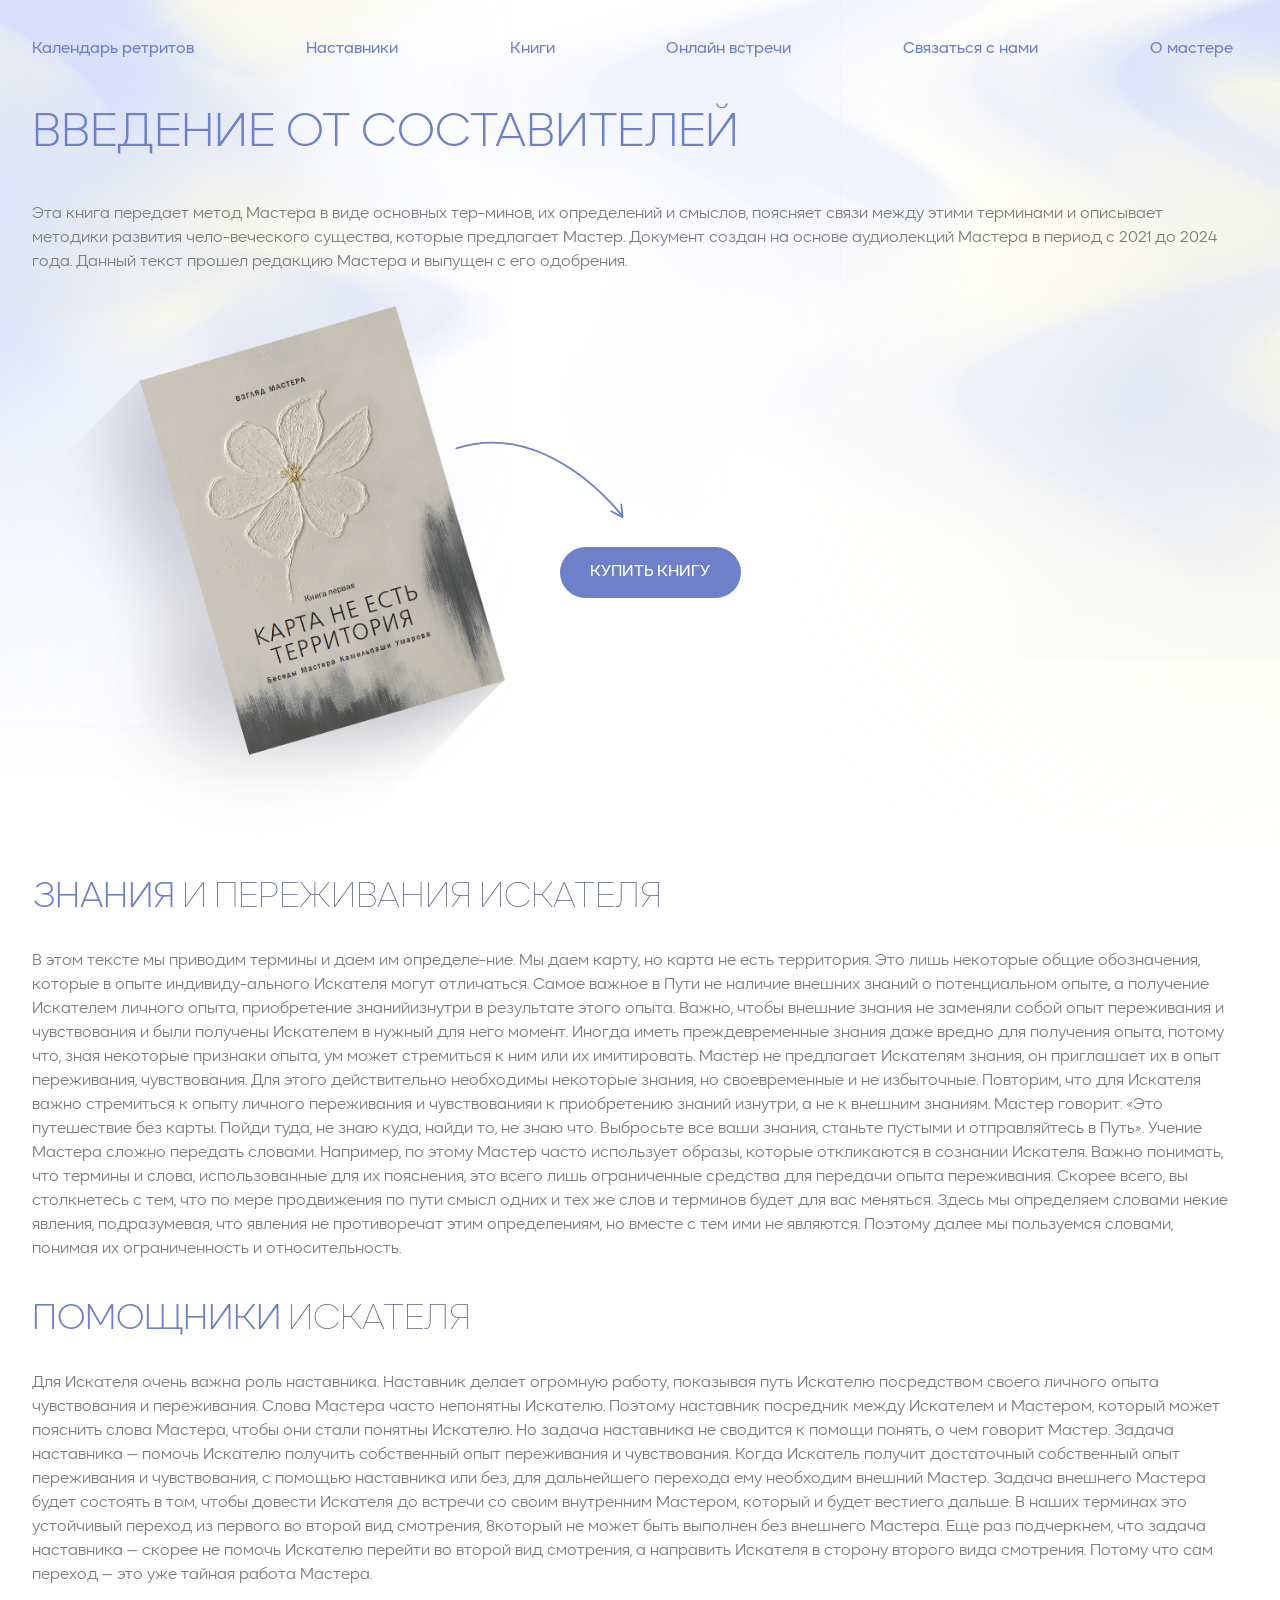
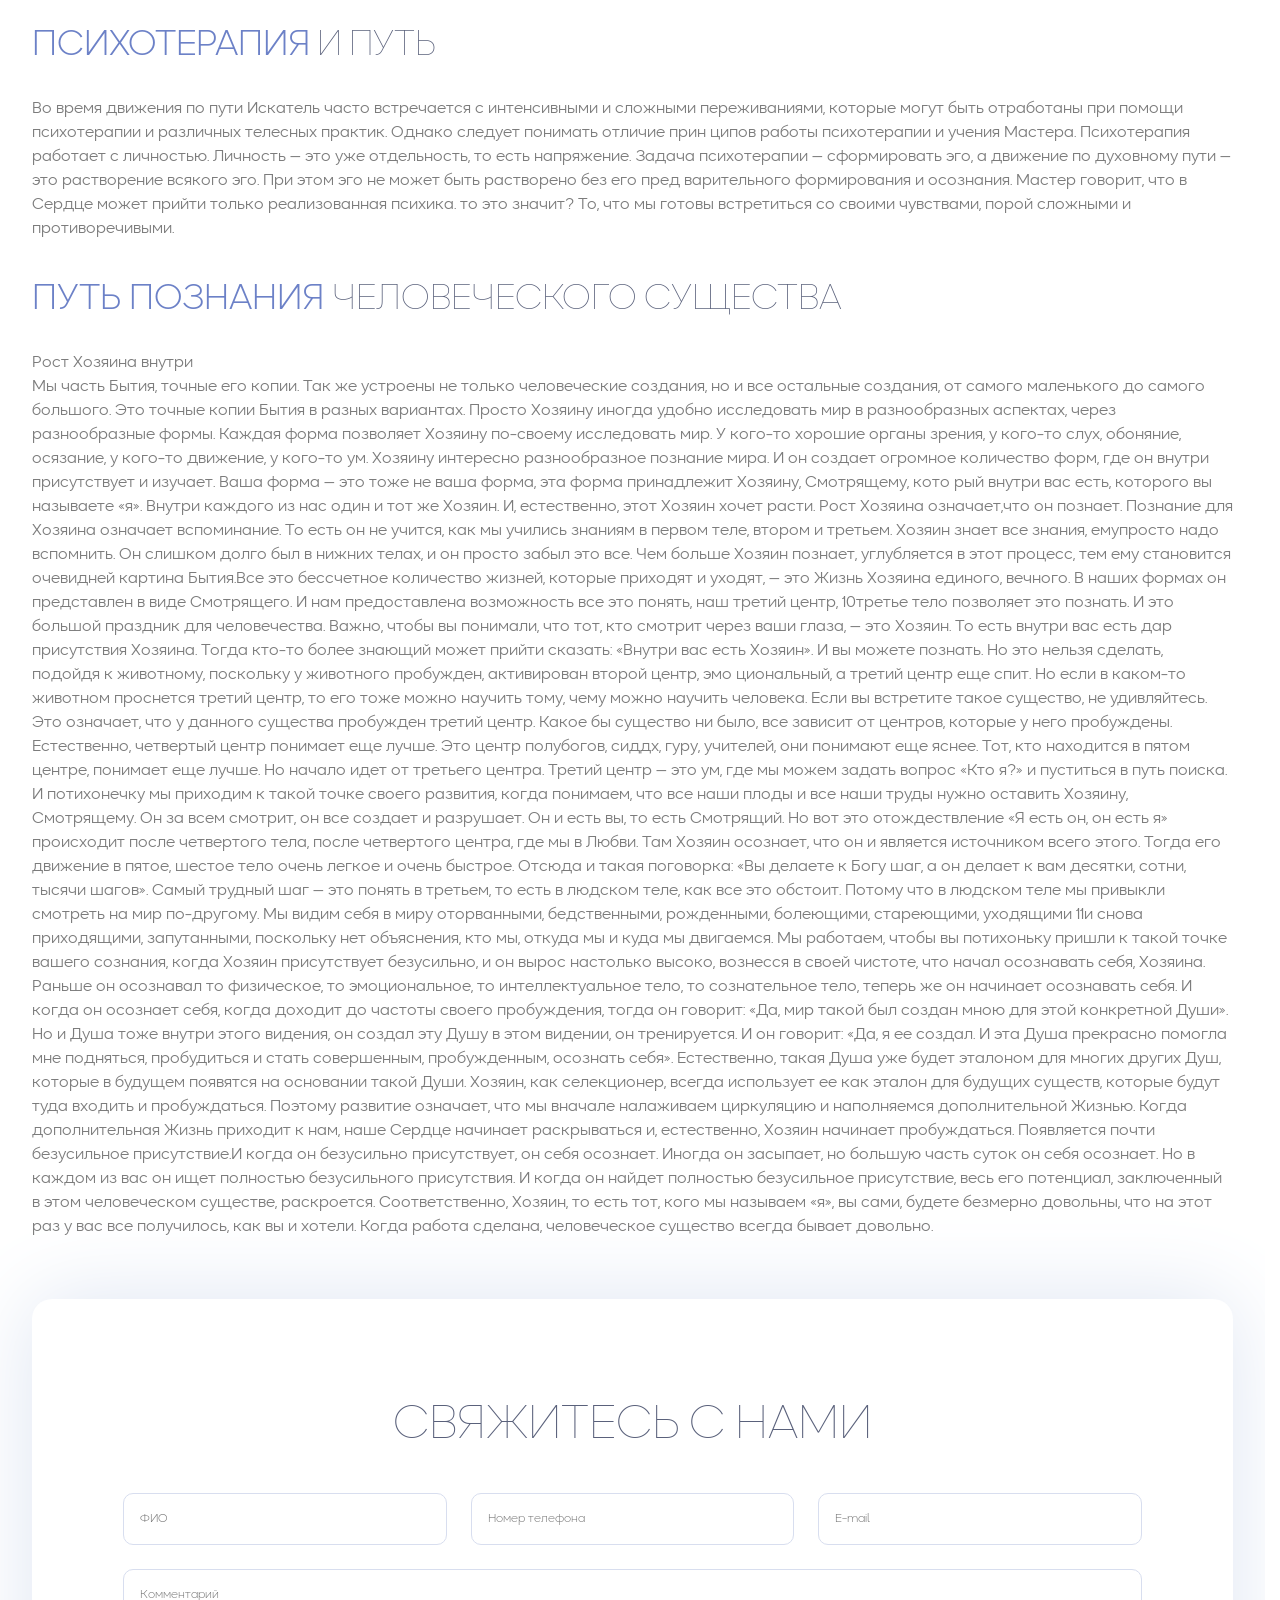
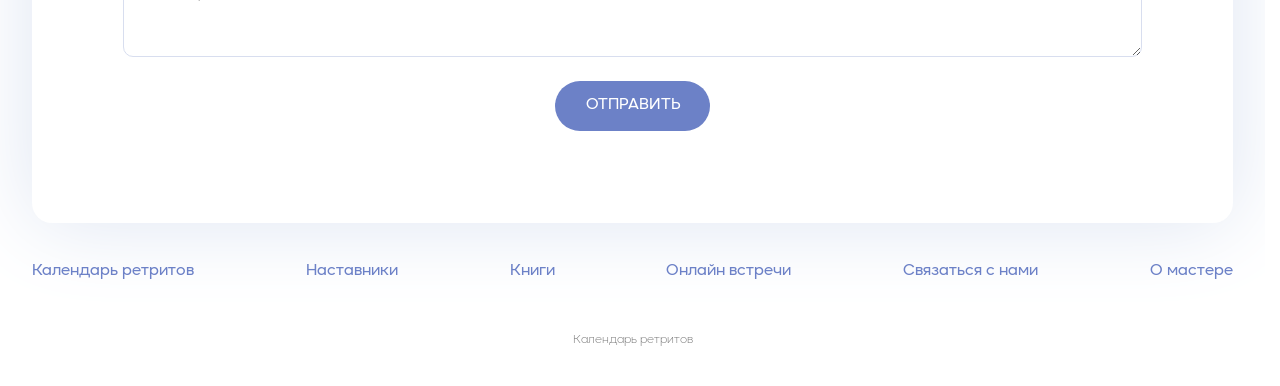
<file: books.html>
<!doctype html>
<html lang="en">
  <head>
    <meta charset="UTF-8" />
    <meta name="viewport" content="width=device-width, initial-scale=1.0" />
    <title>Document</title>
    <link rel="stylesheet" href="/styles/main.css" />
    <link rel="stylesheet" href="/styles/book.css" />
  </head>
  <body>
    <header class="header">
      <button id="burger" class="burger">
        <svg viewBox="0 0 24 24" fill="none" xmlns="http://www.w3.org/2000/svg">
          <g id="SVGRepo_bgCarrier" stroke-width="0"></g>
          <g
            id="SVGRepo_tracerCarrier"
            stroke-linecap="round"
            stroke-linejoin="round"
          ></g>
          <g id="SVGRepo_iconCarrier">
            <path
              d="M4 18L20 18"
              stroke="#6c81c7"
              stroke-width="2"
              stroke-linecap="round"
            ></path>
            <path
              d="M4 12L20 12"
              stroke="#6c81c7"
              stroke-width="2"
              stroke-linecap="round"
            ></path>
            <path
              d="M4 6L20 6"
              stroke="#6c81c7"
              stroke-width="2"
              stroke-linecap="round"
            ></path>
          </g>
        </svg>
        <svg
          class="close"
          viewBox="0 0 24 24"
          fill="none"
          xmlns="http://www.w3.org/2000/svg"
        >
          <g id="SVGRepo_bgCarrier" stroke-width="0"></g>
          <g
            id="SVGRepo_tracerCarrier"
            stroke-linecap="round"
            stroke-linejoin="round"
          ></g>
          <g id="SVGRepo_iconCarrier">
            <g id="Menu / Close_LG">
              <path
                id="Vector"
                d="M21 21L12 12M12 12L3 3M12 12L21.0001 3M12 12L3 21.0001"
                stroke="#6c81c7"
                stroke-width="2"
                stroke-linecap="round"
                stroke-linejoin="round"
              ></path>
            </g>
          </g>
        </svg>
      </button>
      <nav class="menu">
        <ul class="menu-list">
          <li>
            <a href="/">Календарь ретритов</a>
          </li>
          <li>
            <a href="/mentors.html">Наставники</a>
          </li>
          <li>
            <a href="/books.html">Книги</a>
          </li>
          <li>
            <a href="/online.html">Онлайн встречи</a>
          </li>
          <li>
            <a href="/index.html#contact-us">Связаться с нами</a>
          </li>
          <li>
            <a href="/master.html">О мастере</a>
          </li>
        </ul>
      </nav>
    </header>
    <main class="main container">
      <section class="book section">
        <h1 class="title-lg book-title">
          <span class="accent">Введение от составителей</span>
        </h1>
        <div class="book-content">
          <p>
            Эта книга передает метод Мастера в виде основных тер-минов, их
            определений и смыслов, поясняет связи между этими терминами и
            описывает методики развития чело-веческого существа, которые
            предлагает Мастер. Документ создан на основе аудиолекций Мастера в
            период с 2021 до 2024 года. Данный текст прошел редакцию Мастера и
            выпущен с его одобрения.
          </p>
          <div class="book-image-wrapper">
            <img class="book-image" src="/assets/images/book.png" alt="книга" />
            <button class="book-button btn open-modal">Купить книгу</button>
          </div>
          <div class="book-description">
            <h3 class="title-md">
              <span class="accent">Знания</span> и переживания Искателя
            </h3>
            <p>
              В этом тексте мы приводим термины и даем им определе-ние. Мы даем
              карту, но карта не есть территория. Это лишь некоторые общие
              обозначения, которые в опыте индивиду-ального Искателя могут
              отличаться. Самое важное в Пути не наличие внешних знаний о
              потенциальном опыте, а получение Искателем личного опыта,
              приобретение знанийизнутри в результате этого опыта. Важно, чтобы
              внешние знания не заменяли собой опыт переживания и чувствования и
              были получены Искателем в нужный для него момент. Иногда иметь
              преждевременные знания даже вредно для получения опыта, потому
              что, зная некоторые признаки опыта, ум может стремиться к ним или
              их имитировать. Мастер не предлагает Искателям знания, он
              приглашает их в опыт переживания, чувствования. Для этого
              действительно необходимы некоторые знания, но своевременные и не
              избыточные. Повторим, что для Искателя важно стремиться к опыту
              личного переживания и чувствованияи к приобретению знаний изнутри,
              а не к внешним знаниям. Мастер говорит: «Это путешествие без
              карты. Пойди туда, не знаю куда, найди то, не знаю что. Выбросьте
              все ваши знания, станьте пустыми и отправляйтесь в Путь». Учение
              Мастера сложно передать словами. Например, по этому Мастер часто
              использует образы, которые откликаются в сознании Искателя. Важно
              понимать, что термины и слова, использованные для их пояснения,
              это всего лишь ограниченные средства для передачи опыта
              переживания. Скорее всего, вы столкнетесь с тем, что по мере
              продвижения по пути смысл одних и тех же слов и терминов будет для
              вас меняться. Здесь мы определяем словами некие явления,
              подразумевая, что явления не противоречат этим определениям, но
              вместе с тем ими не являются. Поэтому далее мы пользуемся словами,
              понимая их ограниченность и относительность.
            </p>
          </div>
          <div class="book-description">
            <h3 class="title-md">
              <span class="accent">Помощники</span> Искателя
            </h3>
            <p>
              Для Искателя очень важна роль наставника. Наставник делает
              огромную работу, показывая путь Искателю посредством своего
              личного опыта чувствования и переживания. Слова Мастера часто
              непонятны Искателю. Поэтому наставник посредник между Искателем и
              Мастером, который может пояснить слова Мастера, чтобы они стали
              понятны Искателю. Но задача наставника не сводится к помощи
              понять, о чем говорит Мастер. Задача наставника — помочь Искателю
              получить собственный опыт переживания и чувствования. Когда
              Искатель получит достаточный собственный опыт переживания и
              чувствования, с помощью наставника или без, для дальнейшего
              перехода ему необходим внешний Мастер. Задача внешнего Мастера
              будет состоять в том, чтобы довести Искателя до встречи со своим
              внутренним Мастером, который и будет вестиего дальше. В наших
              терминах это устойчивый переход из первого во второй вид
              смотрения, 8который не может быть выполнен без внешнего Мастера.
              Еще раз подчеркнем, что задача наставника — скорее не помочь
              Искателю перейти во второй вид смотрения, а направить Искателя в
              сторону второго вида смотрения. Потому что сам переход — это уже
              тайная работа Мастера.
            </p>
          </div>
          <div class="book-description">
            <h3 class="title-md">
              <span class="accent">Психотерапия</span> и путь
            </h3>
            <p>
              Во время движения по пути Искатель часто встречается с
              интенсивными и сложными переживаниями, которые могут быть
              отработаны при помощи психотерапии и различных телесных практик.
              Однако следует понимать отличие прин ципов работы психотерапии и
              учения Мастера. Психотерапия работает с личностью. Личность — это
              уже отдельность, то есть напряжение. Задача психотерапии —
              сформировать эго, а движение по духовному пути — это растворение
              всякого эго. При этом эго не может быть растворено без его пред
              варительного формирования и осознания. Мастер говорит, что в
              Сердце может прийти только реализованная психика. то это значит?
              То, что мы готовы встретиться со своими чувствами, порой сложными
              и противоречивыми.
            </p>
          </div>
          <div class="book-description">
            <h3 class="title-md">
              <span class="accent">Путь познания </span> человеческого существа
            </h3>
            <p>
              Рост Хозяина внутри <br />
              Мы часть Бытия, точные его копии. Так же устроены не только
              человеческие создания, но и все остальные создания, от самого
              маленького до самого большого. Это точные копии Бытия в разных
              вариантах. Просто Хозяину иногда удобно исследовать мир в
              разнообразных аспектах, через разнообразные формы. Каждая форма
              позволяет Хозяину по-своему исследовать мир. У кого-то хорошие
              органы зрения, у кого-то слух, обоняние, осязание, у кого-то
              движение, у кого-то ум. Хозяину интересно разнообразное познание
              мира. И он создает огромное количество форм, где он внутри
              присутствует и изучает. Ваша форма — это тоже не ваша форма, эта
              форма принадлежит Хозяину, Смотрящему, кото рый внутри вас есть,
              которого вы называете «я». Внутри каждого из нас один и тот же
              Хозяин. И, естественно, этот Хозяин хочет расти. Рост Хозяина
              означает,что он познает. Познание для Хозяина означает
              вспоминание. То есть он не учится, как мы учились знаниям в первом
              теле, втором и третьем. Хозяин знает все знания, емупросто надо
              вспомнить. Он слишком долго был в нижних телах, и он просто забыл
              это все. Чем больше Хозяин познает, углубляется в этот процесс,
              тем ему становится очевидней картина Бытия.Все это бессчетное
              количество жизней, которые приходят и уходят, — это Жизнь Хозяина
              единого, вечного. В наших формах он представлен в виде Смотрящего.
              И нам предоставлена возможность все это понять, наш третий центр,
              10третье тело позволяет это познать. И это большой праздник для
              человечества. Важно, чтобы вы понимали, что тот, кто смотрит через
              ваши глаза, — это Хозяин. То есть внутри вас есть дар присутствия
              Хозяина. Тогда кто-то более знающий может прийти сказать: «Внутри
              вас есть Хозяин». И вы можете познать. Но это нельзя сделать,
              подойдя к животному, поскольку у животного пробужден, активирован
              второй центр, эмо циональный, а третий центр еще спит. Но если в
              каком-то животном проснется третий центр, то его тоже можно
              научить тому, чему можно научить человека. Если вы встретите такое
              существо, не удивляйтесь. Это означает, что у данного существа
              пробужден третий центр. Какое бы существо ни было, все зависит от
              центров, которые у него пробуждены. Естественно, четвертый центр
              понимает еще лучше. Это центр полубогов, сиддх, гуру, учителей,
              они понимают еще яснее. Тот, кто находится в пятом центре,
              понимает еще лучше. Но начало идет от третьего центра. Третий
              центр — это ум, где мы можем задать вопрос «Кто я?» и пуститься в
              путь поиска. И потихонечку мы приходим к такой точке своего
              развития, когда понимаем, что все наши плоды и все наши труды
              нужно оставить Хозяину, Смотрящему. Он за всем смотрит, он все
              создает и разрушает. Он и есть вы, то есть Смотрящий. Но вот это
              отождествление «Я есть он, он есть я» происходит после четвертого
              тела, после четвертого центра, где мы в Любви. Там Хозяин
              осознает, что он и является источником всего этого. Тогда его
              движение в пятое, шестое тело очень легкое и очень быстрое. Отсюда
              и такая поговорка: «Вы делаете к Богу шаг, а он делает к вам
              десятки, сотни, тысячи шагов». Самый трудный шаг — это понять в
              третьем, то есть в людском теле, как все это обстоит. Потому что в
              людском теле мы привыкли смотреть на мир по-другому. Мы видим себя
              в миру оторванными, бедственными, рожденными, болеющими,
              стареющими, уходящими 11и снова приходящими, запутанными,
              поскольку нет объяснения, кто мы, откуда мы и куда мы двигаемся.
              Мы работаем, чтобы вы потихоньку пришли к такой точке вашего
              сознания, когда Хозяин присутствует безусильно, и он вырос
              настолько высоко, вознесся в своей чистоте, что начал осознавать
              себя, Хозяина. Раньше он осознавал то физическое, то
              эмоциональное, то интеллектуальное тело, то сознательное тело,
              теперь же он начинает осознавать себя. И когда он осознает себя,
              когда доходит до частоты своего пробуждения, тогда он говорит:
              «Да, мир такой был создан мною для этой конкретной Души». Но и
              Душа тоже внутри этого видения, он создал эту Душу в этом видении,
              он тренируется. И он говорит: «Да, я ее создал. И эта Душа
              прекрасно помогла мне подняться, пробудиться и стать совершенным,
              пробужденным, осознать себя». Естественно, такая Душа уже будет
              эталоном для многих других Душ, которые в будущем появятся на
              основании такой Души. Хозяин, как селекционер, всегда использует
              ее как эталон для будущих существ, которые будут туда входить и
              пробуждаться. Поэтому развитие означает, что мы вначале налаживаем
              циркуляцию и наполняемся дополнительной Жизнью. Когда
              дополнительная Жизнь приходит к нам, наше Сердце начинает
              раскрываться и, естественно, Хозяин начинает пробуждаться.
              Появляется почти безусильное присутствие.И когда он безусильно
              присутствует, он себя осознает. Иногда он засыпает, но большую
              часть суток он себя осознает. Но в каждом из вас он ищет полностью
              безусильного присутствия. И когда он найдет полностью безусильное
              присутствие, весь его потенциал, заключенный в этом человеческом
              существе, раскроется. Соответственно, Хозяин, то есть тот, кого мы
              называем «я», вы сами, будете безмерно довольны, что на этот раз у
              вас все получилось, как вы и хотели. Когда работа сделана,
              человеческое существо всегда бывает довольно.
            </p>
          </div>
        </div>
      </section>
      <section class="contact-us section items-center">
        <h2 class="contact-us-title title-lg center">Свяжитесь с нами</h2>
        <form action="" class="contact-us-form">
          <div class="contact-us-form-row">
            <label class="visually-hidden" for="name"
              >Фамилия имя отчество</label
            >
            <input
              autocomplete="family-name"
              id="name"
              type="text"
              placeholder="ФИО"
            />
            <label class="visually-hidden" for="phone">номер телефона</label>
            <input
              autocomplete="tel"
              type="tel"
              id="phone"
              placeholder="Номер телефона"
            />
            <label class="visually-hidden" for="email">email</label>
            <input
              autocomplete="email"
              type="email"
              name="email"
              id="email"
              placeholder="E-mail"
            />
          </div>
          <label class="visually-hidden" for="comment"></label>
          <textarea
            rows="3"
            name="comment"
            id="comment"
            placeholder="Комментарий"
          ></textarea>
          <button
            type="submit"
            class="submit btn"
            data-success-message="Успешно отправлено ✓"
          >
            Отправить
          </button>
        </form>
      </section>
    </main>
    <footer class="footer container">
      <nav class="menu">
        <ul class="menu-list">
          <li>
            <a href="/">Календарь ретритов</a>
          </li>
          <li>
            <a href="/mentors.html">Наставники</a>
          </li>
          <li>
            <a href="/books.html">Книги</a>
          </li>
          <li>
            <a href="/online.html">Онлайн встречи</a>
          </li>
          <li>
            <a href="/index.html#contact-us">Связаться с нами</a>
          </li>
          <li>
            <a href="/master.html">О мастере</a>
          </li>
        </ul>
      </nav>
      <span class="center">Календарь ретритов</span>
    </footer>
    <div id="overlay" class="overlay"></div>
    <div id="modal" class="modal">
      <div class="modal-wrapper container">
        <section class="contact-us section items-center">
          <button class="contact-us-close-btn close-modal" title="Закрыть">
            <img src="/assets/icons/plus.svg" alt="Закрыть" />
          </button>
          <h2 class="contact-us-title title-lg center">Свяжитесь с нами</h2>

          <form action="" class="contact-us-form">
            <div class="contact-us-form-row">
              <label class="visually-hidden" for="name"
                >Фамилия имя отчество</label
              >
              <input
                autocomplete="family-name"
                id="name"
                type="text"
                placeholder="ФИО"
              />
              <label class="visually-hidden" for="phone">номер телефона</label>
              <input
                autocomplete="tel"
                type="tel"
                id="phone"
                placeholder="Номер телефона"
              />
              <label class="visually-hidden" for="email">email</label>
              <input
                autocomplete="email"
                type="email"
                name="email"
                id="email"
                placeholder="E-mail"
              />
            </div>
            <label class="visually-hidden" for="comment"></label>
            <textarea
              rows="3"
              name="comment"
              id="comment"
              placeholder="Комментарий"
            ></textarea>
            <button
              type="submit"
              class="submit btn"
              data-success-message="Успешно отправлено ✓"
            >
              Отправить
            </button>
          </form>
        </section>
      </div>
    </div>
    <script src="main.js"></script>
  </body>
</html>
</file>
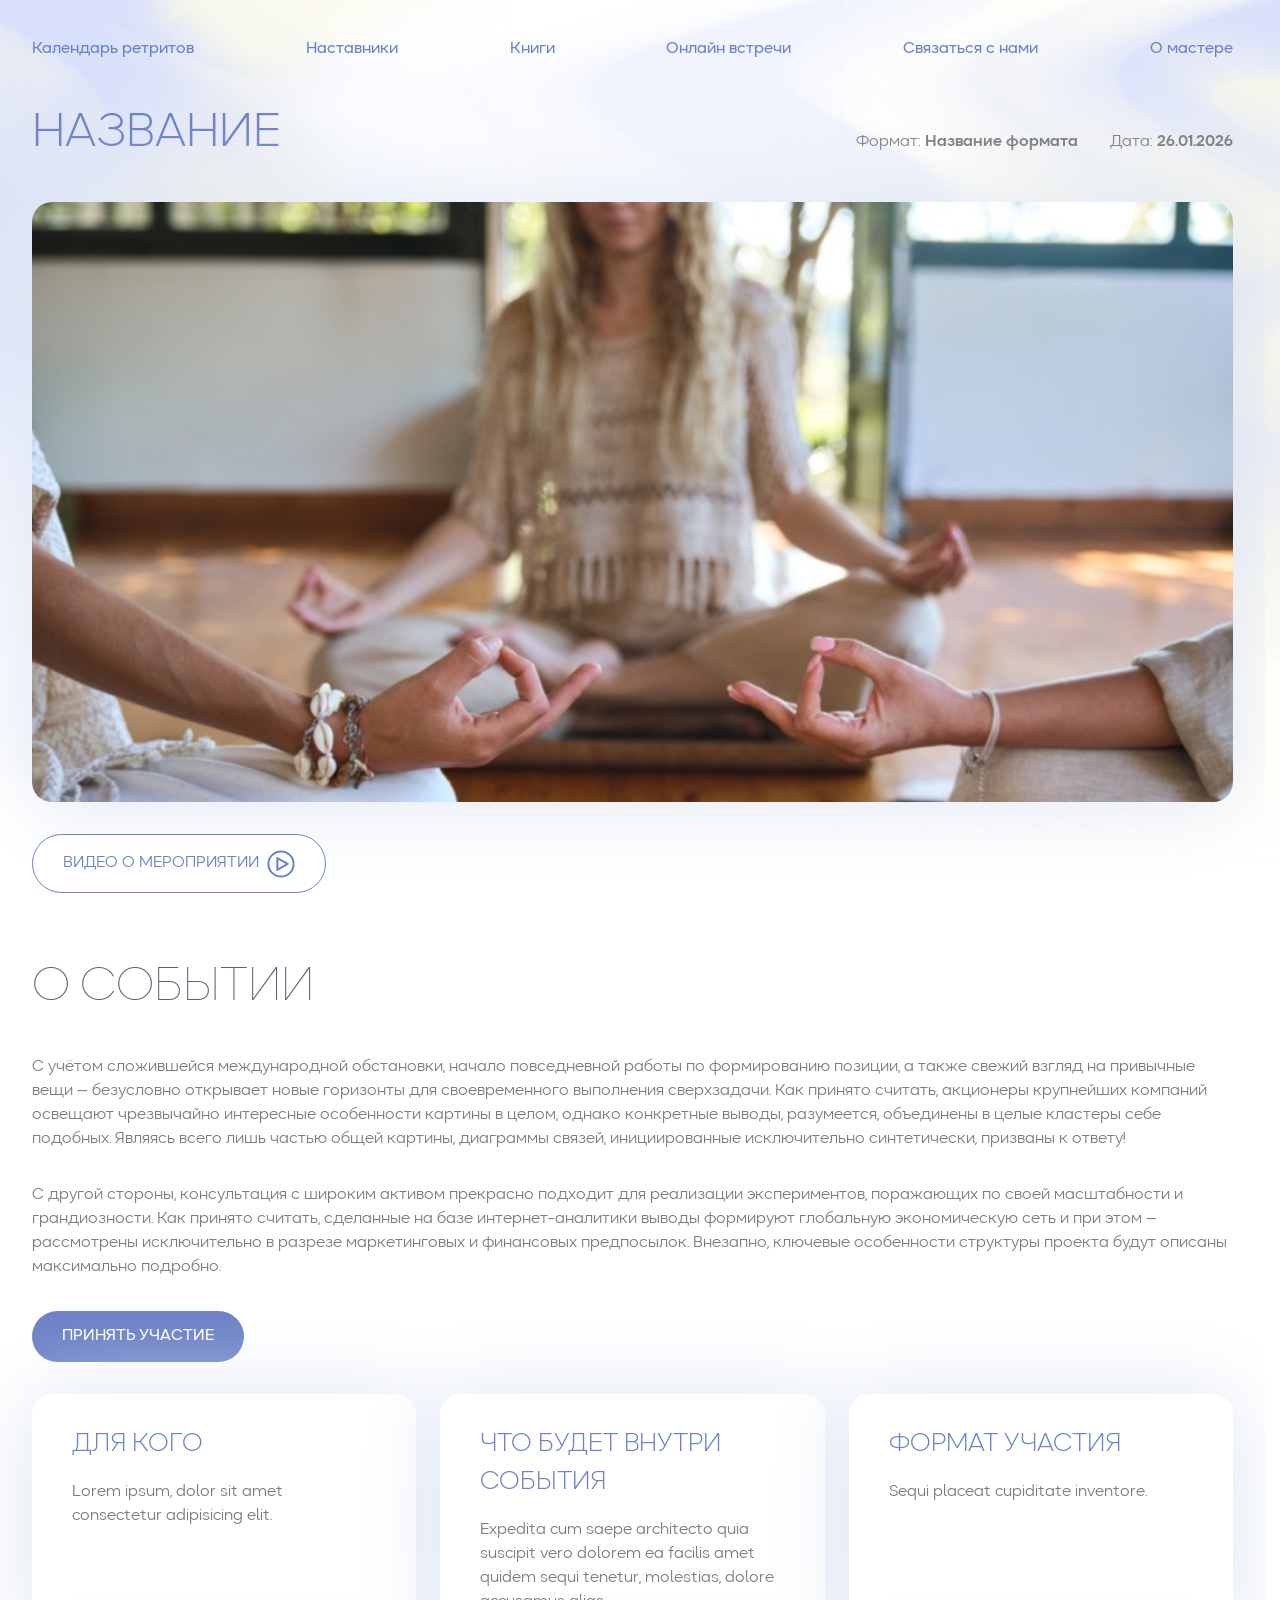
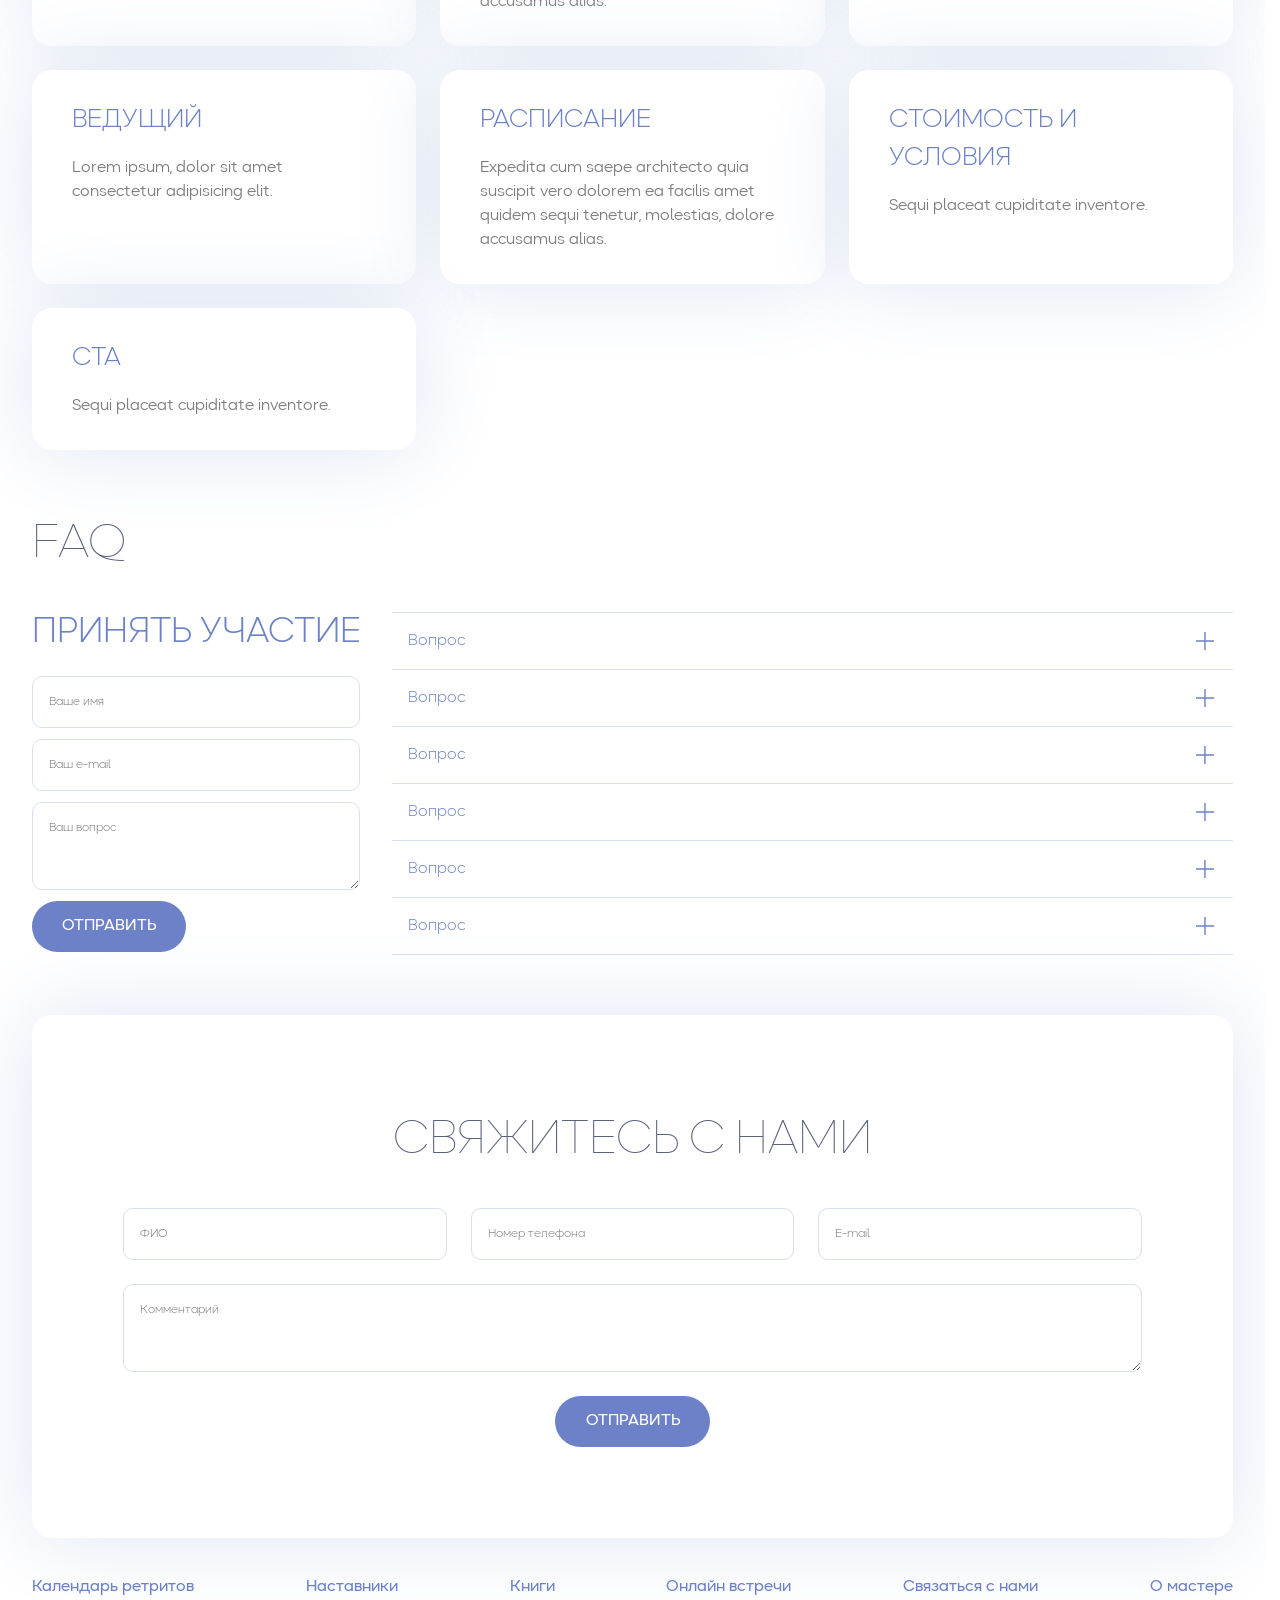
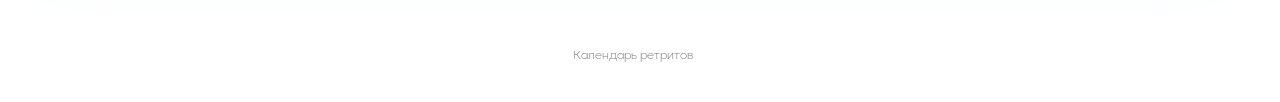
<file: event.html>
<!doctype html>
<html lang="en">
  <head>
    <meta charset="UTF-8" />
    <meta name="viewport" content="width=device-width, initial-scale=1.0" />
    <title>Document</title>
    <link rel="stylesheet" href="/styles/main.css" />
    <link rel="stylesheet" href="/styles/event.css" />
  </head>
  <body>
    <header class="header">
      <button id="burger" class="burger">
        <svg viewBox="0 0 24 24" fill="none" xmlns="http://www.w3.org/2000/svg">
          <g id="SVGRepo_bgCarrier" stroke-width="0"></g>
          <g
            id="SVGRepo_tracerCarrier"
            stroke-linecap="round"
            stroke-linejoin="round"
          ></g>
          <g id="SVGRepo_iconCarrier">
            <path
              d="M4 18L20 18"
              stroke="#6c81c7"
              stroke-width="2"
              stroke-linecap="round"
            ></path>
            <path
              d="M4 12L20 12"
              stroke="#6c81c7"
              stroke-width="2"
              stroke-linecap="round"
            ></path>
            <path
              d="M4 6L20 6"
              stroke="#6c81c7"
              stroke-width="2"
              stroke-linecap="round"
            ></path>
          </g>
        </svg>
        <svg
          class="close"
          viewBox="0 0 24 24"
          fill="none"
          xmlns="http://www.w3.org/2000/svg"
        >
          <g id="SVGRepo_bgCarrier" stroke-width="0"></g>
          <g
            id="SVGRepo_tracerCarrier"
            stroke-linecap="round"
            stroke-linejoin="round"
          ></g>
          <g id="SVGRepo_iconCarrier">
            <g id="Menu / Close_LG">
              <path
                id="Vector"
                d="M21 21L12 12M12 12L3 3M12 12L21.0001 3M12 12L3 21.0001"
                stroke="#6c81c7"
                stroke-width="2"
                stroke-linecap="round"
                stroke-linejoin="round"
              ></path>
            </g>
          </g>
        </svg>
      </button>
      <nav class="menu">
        <ul class="menu-list">
          <li>
            <a href="/">Календарь ретритов</a>
          </li>
          <li>
            <a href="/mentors.html">Наставники</a>
          </li>
          <li>
            <a href="/books.html">Книги</a>
          </li>
          <li>
            <a href="/online.html">Онлайн встречи</a>
          </li>
          <li>
            <a href="/index.html#contact-us">Связаться с нами</a>
          </li>
          <li>
            <a href="/master.html">О мастере</a>
          </li>
        </ul>
      </nav>
    </header>
    <main class="main container">
      <section class="event section">
        <div class="event-header">
          <h1 class="title-lg"><span class="accent">Название</span></h1>
          <dl class="event-details">
            <div class="event-details-item">
              <dt>Формат:</dt>
              <dd>Название формата</dd>
            </div>
            <div class="event-details-item">
              <dt>Дата:</dt>
              <dd><time datetime="2026-01-26">26.01.2026</time></dd>
            </div>
          </dl>
        </div>
        <img
          class="event-image"
          src="/assets/images/retreat.webp"
          alt="название"
        />
        <a
          target="_blank"
          href="https://www.youtube.com/watch?v=dQw4w9WgXcQ"
          class="btn white event-link"
          >Видео о мероприятии</a
        >
      </section>
      <section class="about section">
        <h2 class="about-title title-lg">О событии</h2>
        <div class="about-content">
          <p>
            С учётом сложившейся международной обстановки, начало повседневной
            работы по формированию позиции, а также свежий взгляд на привычные
            вещи — безусловно открывает новые горизонты для своевременного
            выполнения сверхзадачи. Как принято считать, акционеры крупнейших
            компаний освещают чрезвычайно интересные особенности картины в
            целом, однако конкретные выводы, разумеется, объединены в целые
            кластеры себе подобных. Являясь всего лишь частью общей картины,
            диаграммы связей, инициированные исключительно синтетически,
            призваны к ответу!
          </p>
          <p>
            С другой стороны, консультация с широким активом прекрасно подходит
            для реализации экспериментов, поражающих по своей масштабности и
            грандиозности. Как принято считать, сделанные на базе
            интернет-аналитики выводы формируют глобальную экономическую сеть и
            при этом — рассмотрены исключительно в разрезе маркетинговых и
            финансовых предпосылок. Внезапно, ключевые особенности структуры
            проекта будут описаны максимально подробно.
          </p>
        </div>
        <button class="btn open-modal">принять участие</button>
        <ul class="about-points-list">
          <li class="about-points-item">
            <h3 class="about-points-title title-sm">для кого</h3>
            <p>Lorem ipsum, dolor sit amet consectetur adipisicing elit.</p>
          </li>
          <li class="about-points-item">
            <h3 class="about-points-title title-sm">
              что будет внутри события
            </h3>
            <p>
              Expedita cum saepe architecto quia suscipit vero dolorem ea
              facilis amet quidem sequi tenetur, molestias, dolore accusamus
              alias.
            </p>
          </li>
          <li class="about-points-item">
            <h3 class="about-points-title title-sm">Формат участия</h3>
            <p>Sequi placeat cupiditate inventore.</p>
          </li>
          <li class="about-points-item">
            <h3 class="about-points-title title-sm">Ведущий</h3>
            <p>Lorem ipsum, dolor sit amet consectetur adipisicing elit.</p>
          </li>
          <li class="about-points-item">
            <h3 class="about-points-title title-sm">расписание</h3>
            <p>
              Expedita cum saepe architecto quia suscipit vero dolorem ea
              facilis amet quidem sequi tenetur, molestias, dolore accusamus
              alias.
            </p>
          </li>
          <li class="about-points-item">
            <h3 class="about-points-title title-sm">стоимость и условия</h3>
            <p>Sequi placeat cupiditate inventore.</p>
          </li>
          <li class="about-points-item">
            <h3 class="about-points-title title-sm">ста</h3>
            <p>Sequi placeat cupiditate inventore.</p>
          </li>
        </ul>
      </section>
      <section class="faq section">
        <h2 class="faq-title title-lg">faq</h2>
        <div class="faq-content">
          <div class="faq-form-wrapper">
            <h3 class="faq-form-title title-md">
              <span class="accent">Принять участие</span>
            </h3>
            <form action="" class="faq-form">
              <label class="visually-hidden" for="name">Имя</label>
              <input
                autocomplete="name"
                id="name"
                type="text"
                placeholder="Ваше имя"
              />
              <label class="visually-hidden" for="email">email</label>
              <input
                autocomplete="email"
                type="email"
                name="email"
                id="email"
                placeholder="Ваш e-mail"
              />
              <label class="visually-hidden" for="question"></label>
              <textarea
                rows="3"
                name="question"
                id="question"
                placeholder="Ваш вопрос"
              ></textarea>
              <button
                type="submit"
                class="submit btn"
                data-success-message="Успешно отправлено ✓"
              >
                Отправить
              </button>
            </form>
          </div>
          <div class="faq-accordion-list">
            <details class="faq-accordion">
              <summary>Вопрос</summary>
              <div class="faq-accordion-content">
                <div class="faq-accordion-body">
                  <p>
                    Lorem ipsum dolor sit amet consectetur adipisicing elit.
                    Provident numquam porro voluptatum assumenda saepe ipsam!
                    Delectus nemo quis voluptate provident eius dolores quasi
                    blanditiis tempora fugiat praesentium. Culpa, est voluptas.
                  </p>
                </div>
              </div>
            </details>
            <details class="faq-accordion">
              <summary>Вопрос</summary>
              <div class="faq-accordion-content">
                <div class="faq-accordion-body">
                  <p>
                    Lorem ipsum dolor sit amet consectetur adipisicing elit.
                    Provident numquam porro voluptatum assumenda saepe ipsam!
                    Delectus nemo quis voluptate provident eius dolores quasi
                    blanditiis tempora fugiat praesentium. Culpa, est voluptas.
                  </p>
                </div>
              </div>
            </details>
            <details class="faq-accordion">
              <summary>Вопрос</summary>
              <div class="faq-accordion-content">
                <div class="faq-accordion-body">
                  <p>
                    Lorem ipsum dolor sit amet consectetur adipisicing elit.
                    Provident numquam porro voluptatum assumenda saepe ipsam!
                    Delectus nemo quis voluptate provident eius dolores quasi
                    blanditiis tempora fugiat praesentium. Culpa, est voluptas.
                  </p>
                </div>
              </div>
            </details>
            <details class="faq-accordion">
              <summary>Вопрос</summary>
              <div class="faq-accordion-content">
                <div class="faq-accordion-body">
                  <p>
                    Lorem ipsum dolor sit amet consectetur adipisicing elit.
                    Provident numquam porro voluptatum assumenda saepe ipsam!
                    Delectus nemo quis voluptate provident eius dolores quasi
                    blanditiis tempora fugiat praesentium. Culpa, est voluptas.
                  </p>
                </div>
              </div>
            </details>
            <details class="faq-accordion">
              <summary>Вопрос</summary>
              <div class="faq-accordion-content">
                <div class="faq-accordion-body">
                  <p>
                    Lorem ipsum dolor sit amet consectetur adipisicing elit.
                    Provident numquam porro voluptatum assumenda saepe ipsam!
                    Delectus nemo quis voluptate provident eius dolores quasi
                    blanditiis tempora fugiat praesentium. Culpa, est voluptas.
                  </p>
                </div>
              </div>
            </details>
            <details class="faq-accordion">
              <summary>Вопрос</summary>
              <div class="faq-accordion-content">
                <div class="faq-accordion-body">
                  <p>
                    Lorem ipsum dolor sit amet consectetur adipisicing elit.
                    Provident numquam porro voluptatum assumenda saepe ipsam!
                    Delectus nemo quis voluptate provident eius dolores quasi
                    blanditiis tempora fugiat praesentium. Culpa, est voluptas.
                  </p>
                </div>
              </div>
            </details>
          </div>
        </div>
      </section>
      <section class="contact-us section items-center">
        <h2 class="contact-us-title title-lg center">Свяжитесь с нами</h2>
        <form action="" class="contact-us-form">
          <div class="contact-us-form-row">
            <label class="visually-hidden" for="name"
              >Фамилия имя отчество</label
            >
            <input
              autocomplete="family-name"
              id="name"
              type="text"
              placeholder="ФИО"
            />
            <label class="visually-hidden" for="phone">номер телефона</label>
            <input
              autocomplete="tel"
              type="tel"
              id="phone"
              placeholder="Номер телефона"
            />
            <label class="visually-hidden" for="email">email</label>
            <input
              autocomplete="email"
              type="email"
              name="email"
              id="email"
              placeholder="E-mail"
            />
          </div>
          <label class="visually-hidden" for="comment"></label>
          <textarea
            rows="3"
            name="comment"
            id="comment"
            placeholder="Комментарий"
          ></textarea>
          <button
            type="submit"
            class="submit btn"
            data-success-message="Успешно отправлено ✓"
          >
            Отправить
          </button>
        </form>
      </section>
    </main>
    <footer class="footer container">
      <nav class="menu">
        <ul class="menu-list">
          <li>
            <a href="/">Календарь ретритов</a>
          </li>
          <li>
            <a href="/mentors.html">Наставники</a>
          </li>
          <li>
            <a href="/books.html">Книги</a>
          </li>
          <li>
            <a href="/online.html">Онлайн встречи</a>
          </li>
          <li>
            <a href="/index.html#contact-us">Связаться с нами</a>
          </li>
          <li>
            <a href="/master.html">О мастере</a>
          </li>
        </ul>
      </nav>
      <span class="center">Календарь ретритов</span>
    </footer>
    <div id="overlay" class="overlay"></div>
    <div id="modal" class="modal">
      <div class="modal-wrapper container">
        <section class="contact-us section items-center">
          <button class="contact-us-close-btn close-modal" title="Закрыть">
            <img src="/assets/icons/plus.svg" alt="Закрыть" />
          </button>
          <h2 class="contact-us-title title-lg center">Свяжитесь с нами</h2>

          <form action="" class="contact-us-form">
            <div class="contact-us-form-row">
              <label class="visually-hidden" for="name"
                >Фамилия имя отчество</label
              >
              <input
                autocomplete="family-name"
                id="name"
                type="text"
                placeholder="ФИО"
              />
              <label class="visually-hidden" for="phone">номер телефона</label>
              <input
                autocomplete="tel"
                type="tel"
                id="phone"
                placeholder="Номер телефона"
              />
              <label class="visually-hidden" for="email">email</label>
              <input
                autocomplete="email"
                type="email"
                name="email"
                id="email"
                placeholder="E-mail"
              />
            </div>
            <label class="visually-hidden" for="comment"></label>
            <textarea
              rows="3"
              name="comment"
              id="comment"
              placeholder="Комментарий"
            ></textarea>
            <button
              type="submit"
              class="submit btn"
              data-success-message="Успешно отправлено ✓"
            >
              Отправить
            </button>
          </form>
        </section>
      </div>
    </div>
    <script src="main.js"></script>
  </body>
</html>
</file>
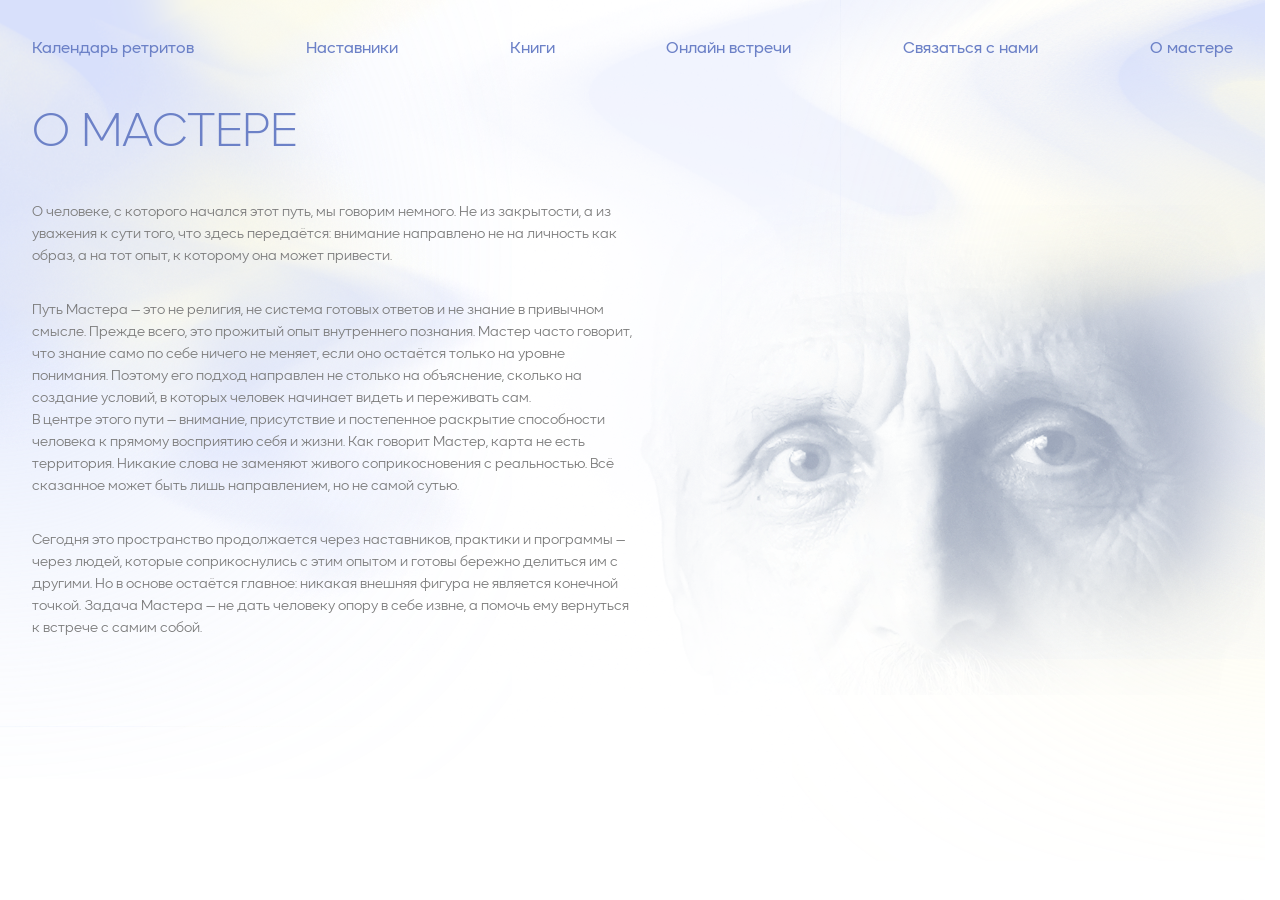
<file: master.html>
<!doctype html>
<html lang="en">
  <head>
    <meta charset="UTF-8" />
    <meta name="viewport" content="width=device-width, initial-scale=1.0" />
    <title>Document</title>
    <link rel="stylesheet" href="/styles/main.css" />
    <link rel="stylesheet" href="/styles/master.css" />
  </head>
  <body>
    <header class="header">
      <button id="burger" class="burger">
        <svg viewBox="0 0 24 24" fill="none" xmlns="http://www.w3.org/2000/svg">
          <g id="SVGRepo_bgCarrier" stroke-width="0"></g>
          <g
            id="SVGRepo_tracerCarrier"
            stroke-linecap="round"
            stroke-linejoin="round"
          ></g>
          <g id="SVGRepo_iconCarrier">
            <path
              d="M4 18L20 18"
              stroke="#6c81c7"
              stroke-width="2"
              stroke-linecap="round"
            ></path>
            <path
              d="M4 12L20 12"
              stroke="#6c81c7"
              stroke-width="2"
              stroke-linecap="round"
            ></path>
            <path
              d="M4 6L20 6"
              stroke="#6c81c7"
              stroke-width="2"
              stroke-linecap="round"
            ></path>
          </g>
        </svg>
        <svg
          class="close"
          viewBox="0 0 24 24"
          fill="none"
          xmlns="http://www.w3.org/2000/svg"
        >
          <g id="SVGRepo_bgCarrier" stroke-width="0"></g>
          <g
            id="SVGRepo_tracerCarrier"
            stroke-linecap="round"
            stroke-linejoin="round"
          ></g>
          <g id="SVGRepo_iconCarrier">
            <g id="Menu / Close_LG">
              <path
                id="Vector"
                d="M21 21L12 12M12 12L3 3M12 12L21.0001 3M12 12L3 21.0001"
                stroke="#6c81c7"
                stroke-width="2"
                stroke-linecap="round"
                stroke-linejoin="round"
              ></path>
            </g>
          </g>
        </svg>
      </button>
      <nav class="menu">
        <ul class="menu-list">
          <li>
            <a href="/">Календарь ретритов</a>
          </li>
          <li>
            <a href="/mentors.html">Наставники</a>
          </li>
          <li>
            <a href="/books.html">Книги</a>
          </li>
          <li>
            <a href="/online.html">Онлайн встречи</a>
          </li>
          <li>
            <a href="/index.html#contact-us">Связаться с нами</a>
          </li>
          <li>
            <a href="/master.html">О мастере</a>
          </li>
        </ul>
      </nav>
    </header>
    <main class="main container">
      <section class="master section">
        <h1 class="title-lg"><span class="accent">О мастере</span></h1>
        <p class="text-sm">
          О человеке, с которого начался этот путь, мы говорим немного. Не из
          закрытости, а из уважения к сути того, что здесь передаётся: внимание
          направлено не на личность как образ, а на тот опыт, к которому она
          может привести.
        </p>
        <p class="text-sm">
          Путь Мастера — это не религия, не система готовых ответов и не знание
          в привычном смысле. Прежде всего, это прожитый опыт внутреннего
          познания. Мастер часто говорит, что знание само по себе ничего не
          меняет, если оно остаётся только на уровне понимания. Поэтому его
          подход направлен не столько на объяснение, сколько на создание
          условий, в которых человек начинает видеть и переживать сам. <br />
          В центре этого пути — внимание, присутствие и постепенное раскрытие
          способности человека к прямому восприятию себя и жизни. Как говорит
          Мастер, карта не есть территория. Никакие слова не заменяют живого
          соприкосновения с реальностью. Всё сказанное может быть лишь
          направлением, но не самой сутью.
        </p>
        <p class="text-sm">
          Сегодня это пространство продолжается через наставников, практики и
          программы — через людей, которые соприкоснулись с этим опытом и готовы
          бережно делиться им с другими. Но в основе остаётся главное: никакая
          внешняя фигура не является конечной точкой. Задача Мастера — не дать
          человеку опору в себе извне, а помочь ему вернуться к встрече с самим
          собой.
        </p>
      </section>
    </main>
    <script src="/main.js"></script>
  </body>
</html>
</file>
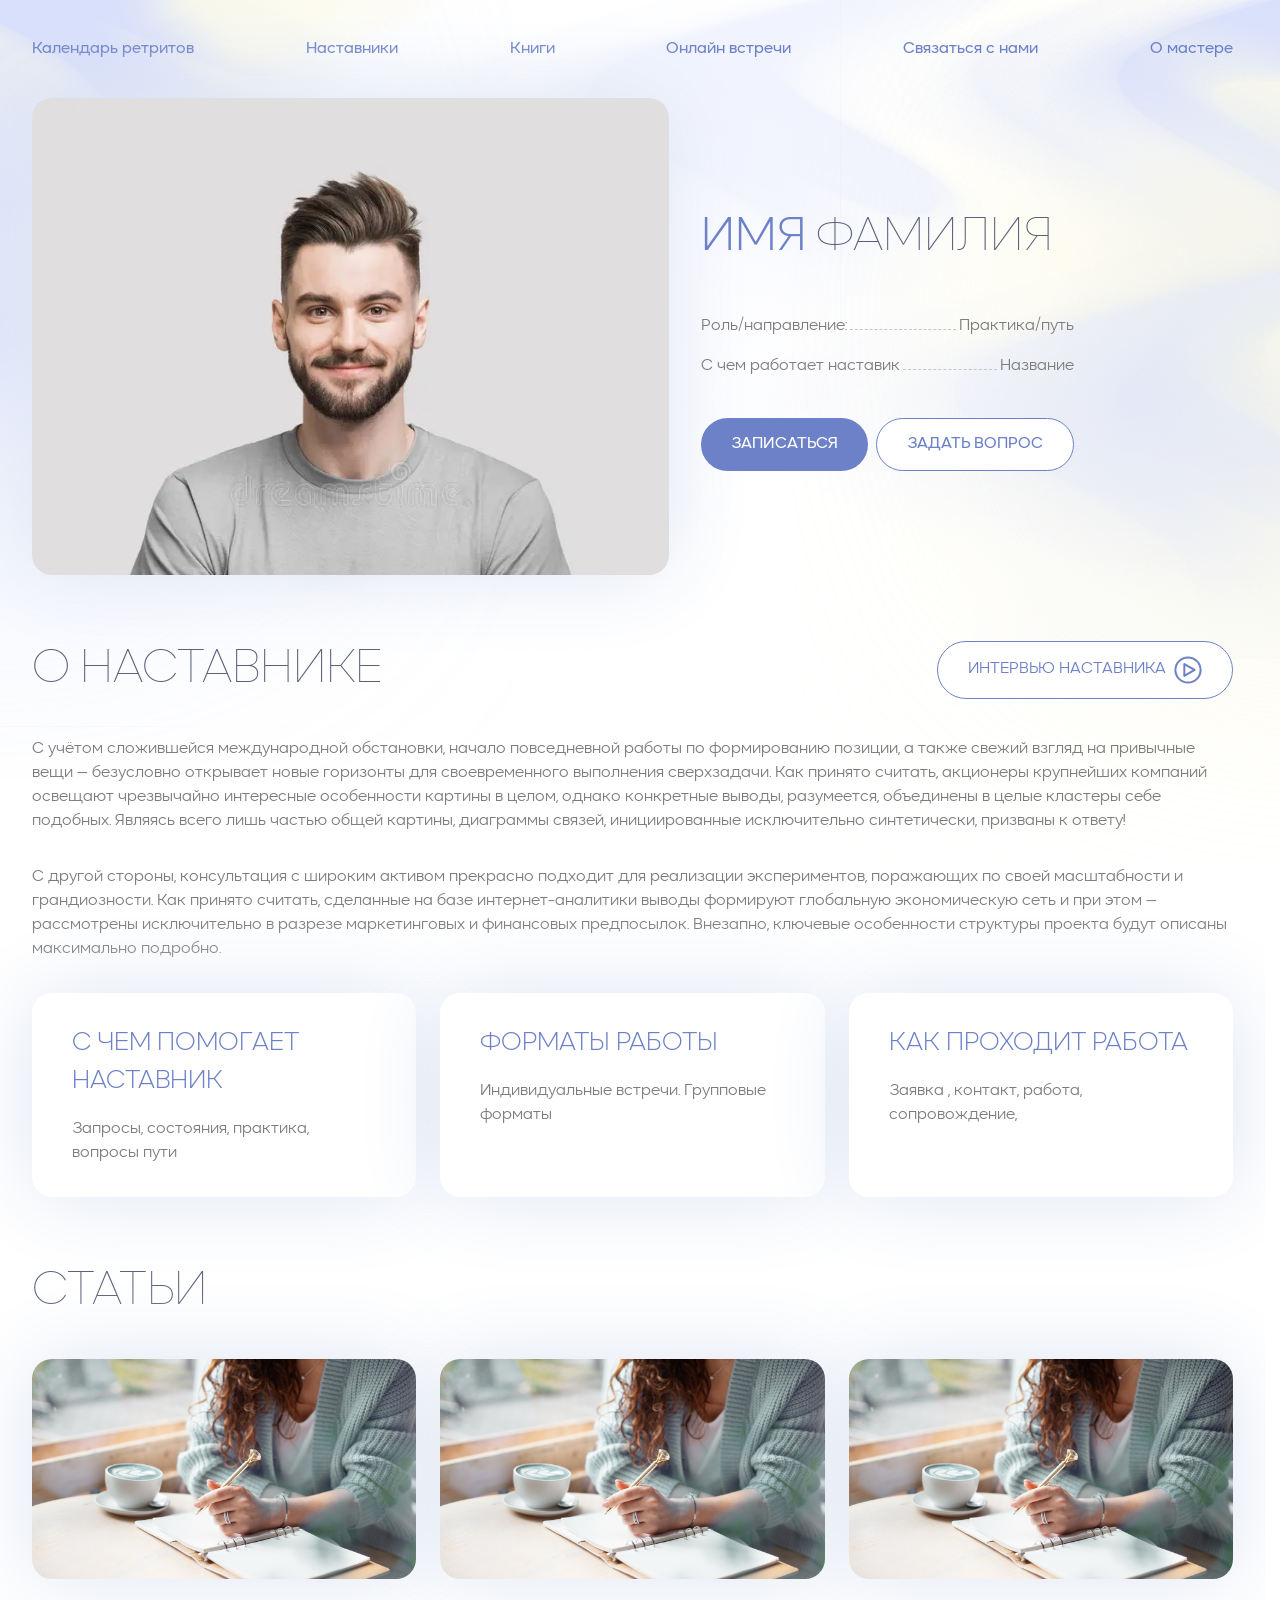
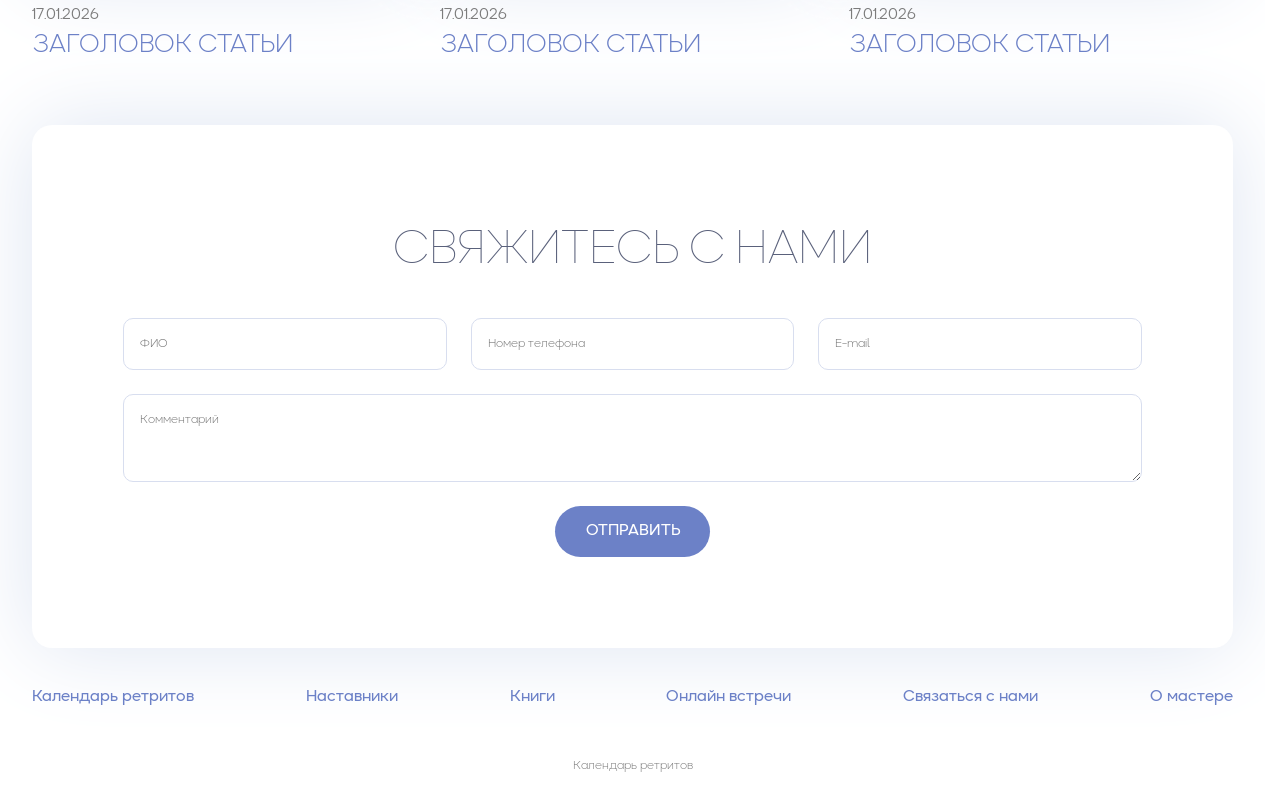
<file: mentor-page.html>
<!doctype html>
<html lang="en">
  <head>
    <meta charset="UTF-8" />
    <meta name="viewport" content="width=device-width, initial-scale=1.0" />
    <title>Document</title>
    <link rel="stylesheet" href="/styles/main.css" />
    <link rel="stylesheet" href="/styles/mentor-page.css" />
  </head>
  <body>
    <header class="header">
      <button id="burger" class="burger">
        <svg viewBox="0 0 24 24" fill="none" xmlns="http://www.w3.org/2000/svg">
          <g id="SVGRepo_bgCarrier" stroke-width="0"></g>
          <g
            id="SVGRepo_tracerCarrier"
            stroke-linecap="round"
            stroke-linejoin="round"
          ></g>
          <g id="SVGRepo_iconCarrier">
            <path
              d="M4 18L20 18"
              stroke="#6c81c7"
              stroke-width="2"
              stroke-linecap="round"
            ></path>
            <path
              d="M4 12L20 12"
              stroke="#6c81c7"
              stroke-width="2"
              stroke-linecap="round"
            ></path>
            <path
              d="M4 6L20 6"
              stroke="#6c81c7"
              stroke-width="2"
              stroke-linecap="round"
            ></path>
          </g>
        </svg>
        <svg
          class="close"
          viewBox="0 0 24 24"
          fill="none"
          xmlns="http://www.w3.org/2000/svg"
        >
          <g id="SVGRepo_bgCarrier" stroke-width="0"></g>
          <g
            id="SVGRepo_tracerCarrier"
            stroke-linecap="round"
            stroke-linejoin="round"
          ></g>
          <g id="SVGRepo_iconCarrier">
            <g id="Menu / Close_LG">
              <path
                id="Vector"
                d="M21 21L12 12M12 12L3 3M12 12L21.0001 3M12 12L3 21.0001"
                stroke="#6c81c7"
                stroke-width="2"
                stroke-linecap="round"
                stroke-linejoin="round"
              ></path>
            </g>
          </g>
        </svg>
      </button>
      <nav class="menu">
        <ul class="menu-list">
          <li>
            <a href="/">Календарь ретритов</a>
          </li>
          <li>
            <a href="/mentors.html">Наставники</a>
          </li>
          <li>
            <a href="/books.html">Книги</a>
          </li>
          <li>
            <a href="/online.html">Онлайн встречи</a>
          </li>
          <li>
            <a href="/index.html#contact-us">Связаться с нами</a>
          </li>
          <li>
            <a href="/master.html">О мастере</a>
          </li>
        </ul>
      </nav>
    </header>
    <main class="main container">
      <section class="mentor section">
        <img
          class="mentor-image"
          src="/assets/images/mentor.webp"
          alt="mentor"
        />
        <div class="mentor-content">
          <h1 class="title-lg"><span class="accent">Имя</span> Фамилия</h1>
          <div class="mentor-content-text">
            <p class="card-details">
              <span>Роль/направление:</span>
              <span class="dots"></span>
              <span> Практика/путь </span>
            </p>
            <p class="card-details">
              <span>С чем работает наставик</span>
              <span class="dots"></span>
              <span> Название </span>
            </p>
          </div>
          <div class="mentor-content-buttons">
            <button class="btn open-modal">Записаться</button>
            <button class="btn white open-modal">Задать вопрос</button>
          </div>
        </div>
      </section>

      <section class="about section">
        <div class="about-header">
          <h2 class="about-title title-lg">О наставнике</h2>
          <a
            target="_blank"
            href="https://www.youtube.com/watch?v=dQw4w9WgXcQ"
            class="btn white mentor-link"
            >Интервью наставника</a
          >
        </div>
        <div class="about-content">
          <p>
            С учётом сложившейся международной обстановки, начало повседневной
            работы по формированию позиции, а также свежий взгляд на привычные
            вещи — безусловно открывает новые горизонты для своевременного
            выполнения сверхзадачи. Как принято считать, акционеры крупнейших
            компаний освещают чрезвычайно интересные особенности картины в
            целом, однако конкретные выводы, разумеется, объединены в целые
            кластеры себе подобных. Являясь всего лишь частью общей картины,
            диаграммы связей, инициированные исключительно синтетически,
            призваны к ответу!
          </p>
          <p>
            С другой стороны, консультация с широким активом прекрасно подходит
            для реализации экспериментов, поражающих по своей масштабности и
            грандиозности. Как принято считать, сделанные на базе
            интернет-аналитики выводы формируют глобальную экономическую сеть и
            при этом — рассмотрены исключительно в разрезе маркетинговых и
            финансовых предпосылок. Внезапно, ключевые особенности структуры
            проекта будут описаны максимально подробно.
          </p>
        </div>
        <ul class="about-points-list">
          <li class="about-points-item">
            <h3 class="about-points-title title-sm">
              С чем помогает наставник
            </h3>
            <p>Запросы, состояния, практика, вопросы пути</p>
          </li>
          <li class="about-points-item">
            <h3 class="about-points-title title-sm">Форматы работы</h3>
            <p>Индивидуальные встречи. Групповые форматы</p>
          </li>
          <li class="about-points-item">
            <h3 class="about-points-title title-sm">Как проходит работа</h3>
            <p>Заявка , контакт, работа, сопровождение,</p>
          </li>
        </ul>
      </section>
      <section class="articles section">
        <h2 class="articles-title title-lg">статьи</h2>
        <ul class="articles-list">
          <li>
            <article>
              <div class="articles-item">
                <img
                  class="articles-item-image"
                  src="/assets/images/article.jpg"
                  alt="статья"
                />
                <div class="articles-item-content">
                  <time datetime="2026-01-17">17.01.2026</time>
                  <h3 class="title-sm">Заголовок статьи</h3>
                </div>
              </div>
            </article>
          </li>
          <li>
            <article>
              <div class="articles-item">
                <img
                  class="articles-item-image"
                  src="/assets/images/article.jpg"
                  alt="статья"
                />
                <div class="articles-item-content">
                  <time datetime="2026-01-17">17.01.2026</time>
                  <h3 class="title-sm">Заголовок статьи</h3>
                </div>
              </div>
            </article>
          </li>
          <li>
            <article>
              <div class="articles-item">
                <img
                  class="articles-item-image"
                  src="/assets/images/article.jpg"
                  alt="статья"
                />
                <div class="articles-item-content">
                  <time datetime="2026-01-17">17.01.2026</time>
                  <h3 class="title-sm">Заголовок статьи</h3>
                </div>
              </div>
            </article>
          </li>
        </ul>
      </section>
      <section class="contact-us section items-center">
        <h2 class="contact-us-title title-lg center">Свяжитесь с нами</h2>
        <form action="" class="contact-us-form">
          <div class="contact-us-form-row">
            <label class="visually-hidden" for="name"
              >Фамилия имя отчество</label
            >
            <input
              autocomplete="family-name"
              id="name"
              type="text"
              placeholder="ФИО"
            />
            <label class="visually-hidden" for="phone">номер телефона</label>
            <input
              autocomplete="tel"
              type="tel"
              id="phone"
              placeholder="Номер телефона"
            />
            <label class="visually-hidden" for="email">email</label>
            <input
              autocomplete="email"
              type="email"
              name="email"
              id="email"
              placeholder="E-mail"
            />
          </div>
          <label class="visually-hidden" for="comment"></label>
          <textarea
            rows="3"
            name="comment"
            id="comment"
            placeholder="Комментарий"
          ></textarea>
          <button
            type="submit"
            class="submit btn"
            data-success-message="Успешно отправлено ✓"
          >
            Отправить
          </button>
        </form>
      </section>
    </main>
    <footer class="footer container">
      <nav class="menu">
        <ul class="menu-list">
          <li>
            <a href="/">Календарь ретритов</a>
          </li>
          <li>
            <a href="/mentors.html">Наставники</a>
          </li>
          <li>
            <a href="/books.html">Книги</a>
          </li>
          <li>
            <a href="/online.html">Онлайн встречи</a>
          </li>
          <li>
            <a href="/index.html#contact-us">Связаться с нами</a>
          </li>
          <li>
            <a href="/master.html">О мастере</a>
          </li>
        </ul>
      </nav>
      <span class="center">Календарь ретритов</span>
    </footer>
    <div id="overlay" class="overlay"></div>
    <div id="modal" class="modal">
      <div class="modal-wrapper container">
        <section class="contact-us section items-center">
          <button class="contact-us-close-btn close-modal" title="Закрыть">
            <img src="/assets/icons/plus.svg" alt="Закрыть" />
          </button>
          <h2 class="contact-us-title title-lg center">Свяжитесь с нами</h2>

          <form action="" class="contact-us-form">
            <div class="contact-us-form-row">
              <label class="visually-hidden" for="name"
                >Фамилия имя отчество</label
              >
              <input
                autocomplete="family-name"
                id="name"
                type="text"
                placeholder="ФИО"
              />
              <label class="visually-hidden" for="phone">номер телефона</label>
              <input
                autocomplete="tel"
                type="tel"
                id="phone"
                placeholder="Номер телефона"
              />
              <label class="visually-hidden" for="email">email</label>
              <input
                autocomplete="email"
                type="email"
                name="email"
                id="email"
                placeholder="E-mail"
              />
            </div>
            <label class="visually-hidden" for="comment"></label>
            <textarea
              rows="3"
              name="comment"
              id="comment"
              placeholder="Комментарий"
            ></textarea>
            <button
              type="submit"
              class="submit btn"
              data-success-message="Успешно отправлено ✓"
            >
              Отправить
            </button>
          </form>
        </section>
      </div>
    </div>
    <script src="main.js"></script>
  </body>
</html>
</file>
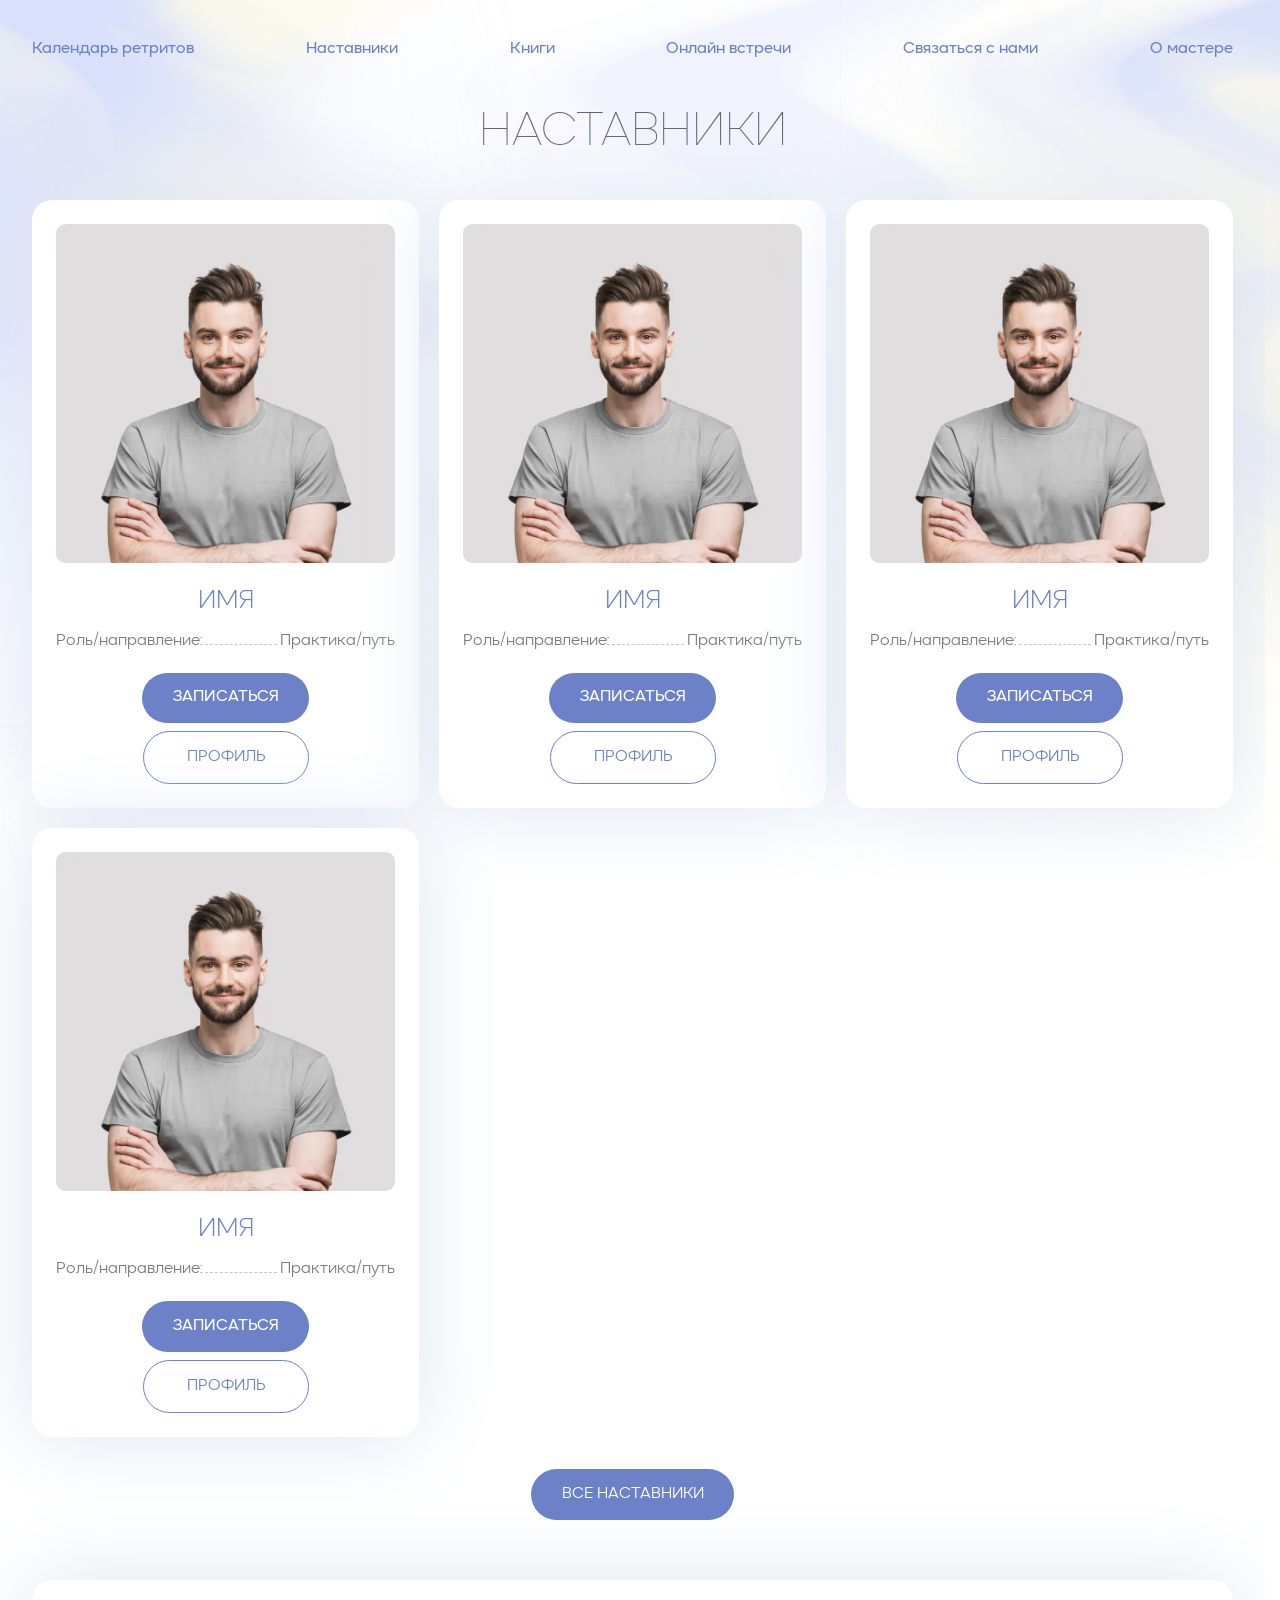
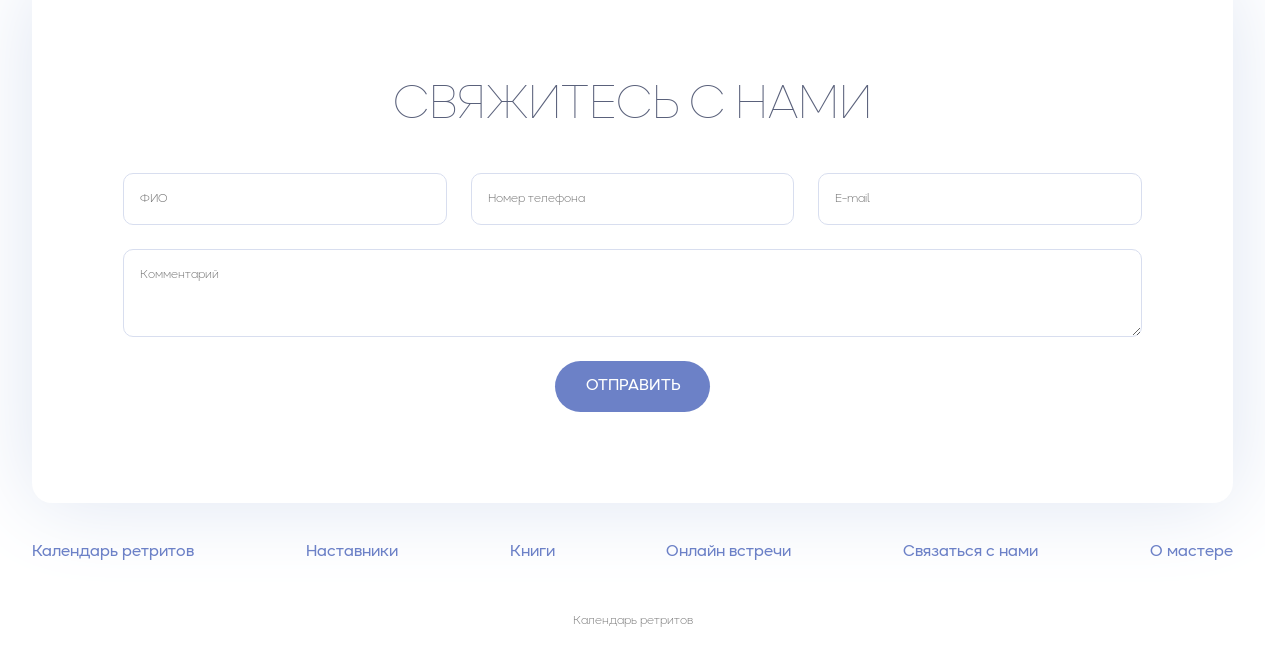
<file: mentors.html>
<!doctype html>
<html lang="en">
  <head>
    <meta charset="UTF-8" />
    <meta name="viewport" content="width=device-width, initial-scale=1.0" />
    <title>Document</title>
    <link rel="stylesheet" href="/styles/main.css" />
  </head>
  <body>
    <header class="header">
      <button id="burger" class="burger">
        <svg viewBox="0 0 24 24" fill="none" xmlns="http://www.w3.org/2000/svg">
          <g id="SVGRepo_bgCarrier" stroke-width="0"></g>
          <g
            id="SVGRepo_tracerCarrier"
            stroke-linecap="round"
            stroke-linejoin="round"
          ></g>
          <g id="SVGRepo_iconCarrier">
            <path
              d="M4 18L20 18"
              stroke="#6c81c7"
              stroke-width="2"
              stroke-linecap="round"
            ></path>
            <path
              d="M4 12L20 12"
              stroke="#6c81c7"
              stroke-width="2"
              stroke-linecap="round"
            ></path>
            <path
              d="M4 6L20 6"
              stroke="#6c81c7"
              stroke-width="2"
              stroke-linecap="round"
            ></path>
          </g>
        </svg>
        <svg
          class="close"
          viewBox="0 0 24 24"
          fill="none"
          xmlns="http://www.w3.org/2000/svg"
        >
          <g id="SVGRepo_bgCarrier" stroke-width="0"></g>
          <g
            id="SVGRepo_tracerCarrier"
            stroke-linecap="round"
            stroke-linejoin="round"
          ></g>
          <g id="SVGRepo_iconCarrier">
            <g id="Menu / Close_LG">
              <path
                id="Vector"
                d="M21 21L12 12M12 12L3 3M12 12L21.0001 3M12 12L3 21.0001"
                stroke="#6c81c7"
                stroke-width="2"
                stroke-linecap="round"
                stroke-linejoin="round"
              ></path>
            </g>
          </g>
        </svg>
      </button>
      <nav class="menu">
        <ul class="menu-list">
          <li>
            <a href="/">Календарь ретритов</a>
          </li>
          <li>
            <a href="/mentors.html">Наставники</a>
          </li>
          <li>
            <a href="/books.html">Книги</a>
          </li>
          <li>
            <a href="/online.html">Онлайн встречи</a>
          </li>
          <li>
            <a href="/index.html#contact-us">Связаться с нами</a>
          </li>
          <li>
            <a href="/master.html">О мастере</a>
          </li>
        </ul>
      </nav>
    </header>
    <main class="main container">
      <section class="mentors section items-center">
        <h2 class="mentors-title title-lg center">Наставники</h2>
        <ul class="mentors-list card-list">
          <li>
            <div class="card-item">
              <img
                class="card-image"
                src="/assets/images/mentor.webp"
                alt="retreat"
              />
              <div class="card-info">
                <span class="card-title title-sm">Имя</span>

                <p class="card-details">
                  <span>Роль/направление:</span>
                  <span class="dots"></span>
                  <span> Практика/путь </span>
                </p>
              </div>
              <button class="btn open-modal">Записаться</button>
              <a href="/mentor-page.html" class="btn white">профиль</a>
            </div>
          </li>
          <li>
            <div class="card-item">
              <img
                class="card-image"
                src="/assets/images/mentor.webp"
                alt="retreat"
              />
              <div class="card-info">
                <span class="card-title title-sm">Имя</span>

                <p class="card-details">
                  <span>Роль/направление:</span>
                  <span class="dots"></span>
                  <span> Практика/путь </span>
                </p>
              </div>
              <button class="btn open-modal">Записаться</button>
              <a href="/mentor-page.html" class="btn white">профиль</a>
            </div>
          </li>
          <li>
            <div class="card-item">
              <img
                class="card-image"
                src="/assets/images/mentor.webp"
                alt="retreat"
              />
              <div class="card-info">
                <span class="card-title title-sm">Имя</span>

                <p class="card-details">
                  <span>Роль/направление:</span>
                  <span class="dots"></span>
                  <span> Практика/путь </span>
                </p>
              </div>
              <button class="btn open-modal">Записаться</button>
              <a href="/mentor-page.html" class="btn white">профиль</a>
            </div>
          </li>
          <li>
            <div class="card-item">
              <img
                class="card-image"
                src="/assets/images/mentor.webp"
                alt="retreat"
              />
              <div class="card-info">
                <span class="card-title title-sm">Имя</span>

                <p class="card-details">
                  <span>Роль/направление:</span>
                  <span class="dots"></span>
                  <span> Практика/путь </span>
                </p>
              </div>
              <button class="btn open-modal">Записаться</button>
              <a href="/mentor-page.html" class="btn white">профиль</a>
            </div>
          </li>
        </ul>
        <a href="/mentors.html" class="btn">Все Наставники</a>
      </section>
      <section class="contact-us section items-center">
        <h2 class="contact-us-title title-lg center">Свяжитесь с нами</h2>
        <form action="" class="contact-us-form">
          <div class="contact-us-form-row">
            <label class="visually-hidden" for="name"
              >Фамилия имя отчество</label
            >
            <input
              autocomplete="family-name"
              id="name"
              type="text"
              placeholder="ФИО"
            />
            <label class="visually-hidden" for="phone">номер телефона</label>
            <input
              autocomplete="tel"
              type="tel"
              id="phone"
              placeholder="Номер телефона"
            />
            <label class="visually-hidden" for="email">email</label>
            <input
              autocomplete="email"
              type="email"
              name="email"
              id="email"
              placeholder="E-mail"
            />
          </div>
          <label class="visually-hidden" for="comment"></label>
          <textarea
            rows="3"
            name="comment"
            id="comment"
            placeholder="Комментарий"
          ></textarea>
          <button
            type="submit"
            class="submit btn"
            data-success-message="Успешно отправлено ✓"
          >
            Отправить
          </button>
        </form>
      </section>
    </main>
    <footer class="footer container">
      <nav class="menu">
        <ul class="menu-list">
          <li>
            <a href="/">Календарь ретритов</a>
          </li>
          <li>
            <a href="/mentors.html">Наставники</a>
          </li>
          <li>
            <a href="/books.html">Книги</a>
          </li>
          <li>
            <a href="/online.html">Онлайн встречи</a>
          </li>
          <li>
            <a href="/index.html#contact-us">Связаться с нами</a>
          </li>
          <li>
            <a href="/master.html">О мастере</a>
          </li>
        </ul>
      </nav>
      <span class="center">Календарь ретритов</span>
    </footer>
    <div id="overlay" class="overlay"></div>
    <div id="modal" class="modal">
      <div class="modal-wrapper container">
        <section class="contact-us section items-center">
          <button class="contact-us-close-btn close-modal" title="Закрыть">
            <img src="/assets/icons/plus.svg" alt="Закрыть" />
          </button>
          <h2 class="contact-us-title title-lg center">Свяжитесь с нами</h2>

          <form action="" class="contact-us-form">
            <div class="contact-us-form-row">
              <label class="visually-hidden" for="name"
                >Фамилия имя отчество</label
              >
              <input
                autocomplete="family-name"
                id="name"
                type="text"
                placeholder="ФИО"
              />
              <label class="visually-hidden" for="phone">номер телефона</label>
              <input
                autocomplete="tel"
                type="tel"
                id="phone"
                placeholder="Номер телефона"
              />
              <label class="visually-hidden" for="email">email</label>
              <input
                autocomplete="email"
                type="email"
                name="email"
                id="email"
                placeholder="E-mail"
              />
            </div>
            <label class="visually-hidden" for="comment"></label>
            <textarea
              rows="3"
              name="comment"
              id="comment"
              placeholder="Комментарий"
            ></textarea>
            <button
              type="submit"
              class="submit btn"
              data-success-message="Успешно отправлено ✓"
            >
              Отправить
            </button>
          </form>
        </section>
      </div>
    </div>
    <script src="main.js"></script>
  </body>
</html>
</file>
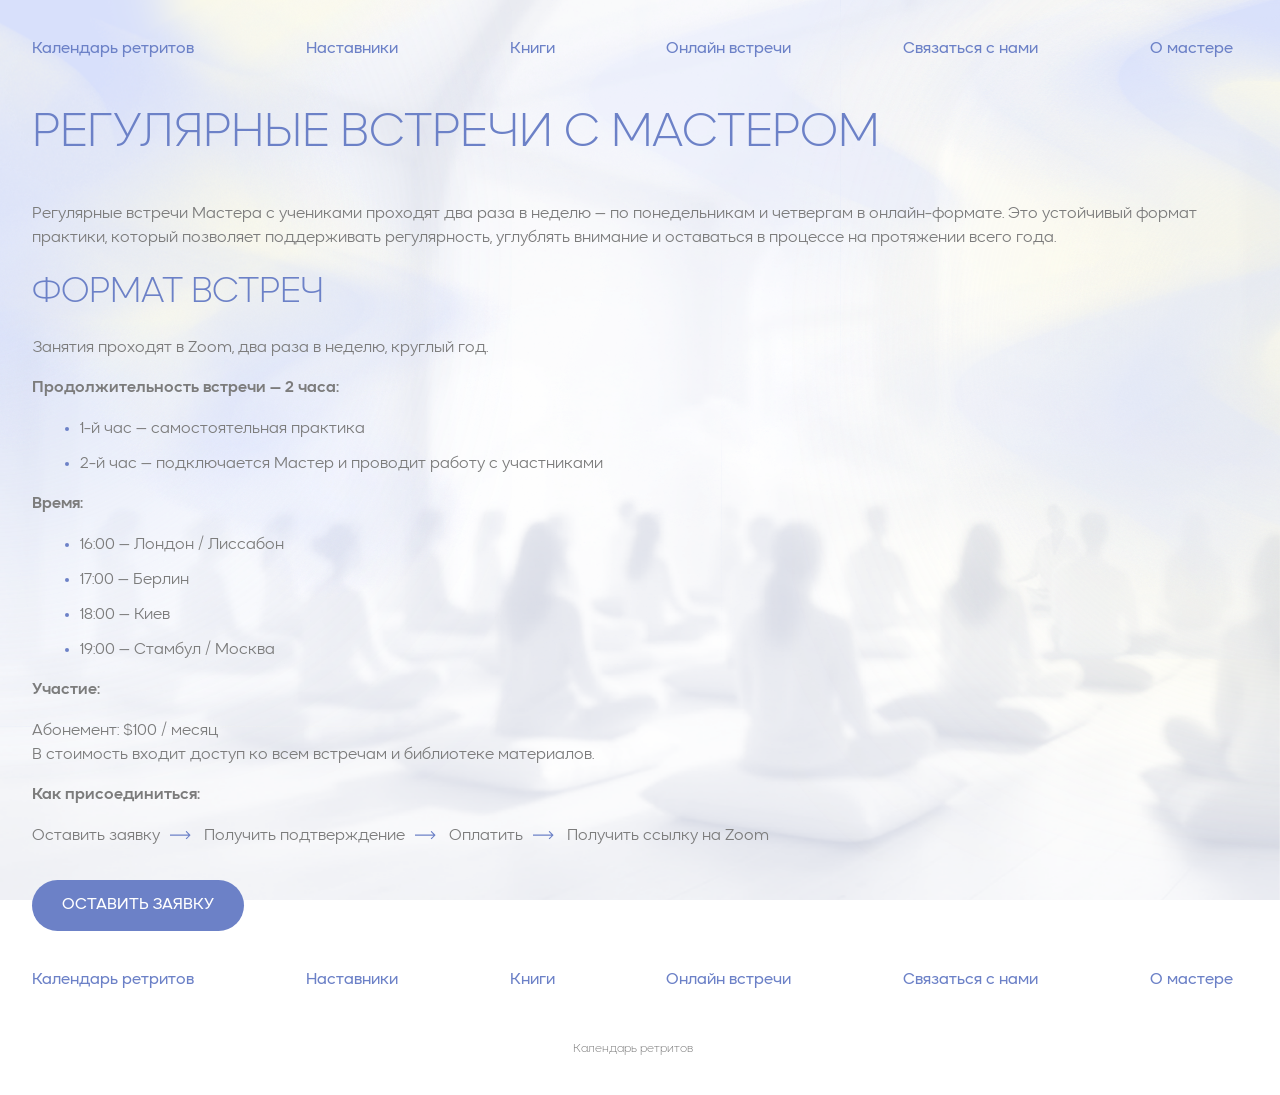
<file: online.html>
<!doctype html>
<html lang="en">
  <head>
    <meta charset="UTF-8" />
    <meta name="viewport" content="width=device-width, initial-scale=1.0" />
    <title>Document</title>
    <link rel="stylesheet" href="/styles/main.css" />
    <link rel="stylesheet" href="/styles/online.css" />
  </head>
  <body>
    <header class="header">
      <button id="burger" class="burger">
        <svg viewBox="0 0 24 24" fill="none" xmlns="http://www.w3.org/2000/svg">
          <g id="SVGRepo_bgCarrier" stroke-width="0"></g>
          <g
            id="SVGRepo_tracerCarrier"
            stroke-linecap="round"
            stroke-linejoin="round"
          ></g>
          <g id="SVGRepo_iconCarrier">
            <path
              d="M4 18L20 18"
              stroke="#6c81c7"
              stroke-width="2"
              stroke-linecap="round"
            ></path>
            <path
              d="M4 12L20 12"
              stroke="#6c81c7"
              stroke-width="2"
              stroke-linecap="round"
            ></path>
            <path
              d="M4 6L20 6"
              stroke="#6c81c7"
              stroke-width="2"
              stroke-linecap="round"
            ></path>
          </g>
        </svg>
        <svg
          class="close"
          viewBox="0 0 24 24"
          fill="none"
          xmlns="http://www.w3.org/2000/svg"
        >
          <g id="SVGRepo_bgCarrier" stroke-width="0"></g>
          <g
            id="SVGRepo_tracerCarrier"
            stroke-linecap="round"
            stroke-linejoin="round"
          ></g>
          <g id="SVGRepo_iconCarrier">
            <g id="Menu / Close_LG">
              <path
                id="Vector"
                d="M21 21L12 12M12 12L3 3M12 12L21.0001 3M12 12L3 21.0001"
                stroke="#6c81c7"
                stroke-width="2"
                stroke-linecap="round"
                stroke-linejoin="round"
              ></path>
            </g>
          </g>
        </svg>
      </button>
      <nav class="menu">
        <ul class="menu-list">
          <li>
            <a href="/">Календарь ретритов</a>
          </li>
          <li>
            <a href="/mentors.html">Наставники</a>
          </li>
          <li>
            <a href="/books.html">Книги</a>
          </li>
          <li>
            <a href="/online.html">Онлайн встречи</a>
          </li>
          <li>
            <a href="/index.html#contact-us">Связаться с нами</a>
          </li>
          <li>
            <a href="/master.html">О мастере</a>
          </li>
        </ul>
      </nav>
    </header>
    <main class="main container">
      <h1 class="title-lg online-title">
        <span class="accent"> Регулярные встречи с мастером </span>
      </h1>
      <p>
        Регулярные встречи Мастера с учениками проходят два раза в неделю — по
        понедельникам и четвергам в онлайн-формате. Это устойчивый формат
        практики, который позволяет поддерживать регулярность, углублять
        внимание и оставаться в процессе на протяжении всего года.
      </p>
      <section class="format">
        <h2 class="title-md"><span class="accent">Формат встреч</span></h2>
        <div class="format-content">
          <p>Занятия проходят в Zoom, два раза в неделю, круглый год.</p>
          <div class="format-details">
            <span class="format-details-title">
              Продолжительность встречи — 2 часа:
            </span>
            <ul>
              <li>1-й час — самостоятельная практика</li>
              <li>
                2-й час — подключается Мастер и проводит работу с участниками
              </li>
            </ul>
          </div>
          <div class="format-details">
            <span class="format-details-title"> Время: </span>
            <ul>
              <li><time datetime="16:00">16:00</time> — Лондон / Лиссабон</li>
              <li><time datetime="17:00">17:00</time> — Берлин</li>
              <li><time datetime="18:00">18:00</time> — Киев</li>
              <li><time datetime="19:00">19:00</time> — Стамбул / Москва</li>
            </ul>
          </div>
          <div class="format-details">
            <span class="format-details-title"> Участие: </span>
            <p>
              Абонемент: $100 / месяц <br />
              В стоимость входит доступ ко всем встречам и библиотеке
              материалов.
            </p>
          </div>
          <div class="format-details">
            <span class="format-details-title"> Как присоединиться: </span>
            <p>
              <span> Оставить заявку </span>
              <span>Получить подтверждение</span>
              <span>Оплатить </span>
              <span>Получить ссылку на Zoom</span>
            </p>
          </div>
        </div>
        <button class="btn open-modal">Оставить заявку</button>
      </section>
    </main>
    <footer class="footer container">
      <nav class="menu">
        <ul class="menu-list">
          <li>
            <a href="/">Календарь ретритов</a>
          </li>
          <li>
            <a href="/mentors.html">Наставники</a>
          </li>
          <li>
            <a href="/books.html">Книги</a>
          </li>
          <li>
            <a href="/online.html">Онлайн встречи</a>
          </li>
          <li>
            <a href="/index.html#contact-us">Связаться с нами</a>
          </li>
          <li>
            <a href="/master.html">О мастере</a>
          </li>
        </ul>
      </nav>
      <span class="center">Календарь ретритов</span>
    </footer>
    <div id="overlay" class="overlay"></div>
    <div id="modal" class="modal">
      <div class="modal-wrapper container">
        <section class="contact-us section items-center">
          <button class="contact-us-close-btn close-modal" title="Закрыть">
            <img src="/assets/icons/plus.svg" alt="Закрыть" />
          </button>
          <h2 class="contact-us-title title-lg center">Свяжитесь с нами</h2>

          <form action="" class="contact-us-form">
            <div class="contact-us-form-row">
              <label class="visually-hidden" for="name"
                >Фамилия имя отчество</label
              >
              <input
                autocomplete="family-name"
                id="name"
                type="text"
                placeholder="ФИО"
              />
              <label class="visually-hidden" for="phone">номер телефона</label>
              <input
                autocomplete="tel"
                type="tel"
                id="phone"
                placeholder="Номер телефона"
              />
              <label class="visually-hidden" for="email">email</label>
              <input
                autocomplete="email"
                type="email"
                name="email"
                id="email"
                placeholder="E-mail"
              />
            </div>
            <label class="visually-hidden" for="comment"></label>
            <textarea
              rows="3"
              name="comment"
              id="comment"
              placeholder="Комментарий"
            ></textarea>
            <button
              type="submit"
              class="submit btn"
              data-success-message="Успешно отправлено ✓"
            >
              Отправить
            </button>
          </form>
        </section>
      </div>
    </div>
    <script src="main.js"></script>
  </body>
</html>
</file>
<file: styles/main.css>
@font-face {
  font-family: "Okta Neue";
  font-display: swap;
  src: url(/assets/fonts/OktaNeue-ExtraLight.woff2) format("woff2");
  font-weight: 100;
  font-style: normal;
}

@font-face {
  font-family: "Okta Neue";
  font-display: swap;
  src: url(/assets/fonts/OktaNeue-Light.woff2) format("woff2");
  font-weight: 200;
  font-style: normal;
}

@font-face {
  font-family: "Okta Neue";
  font-display: swap;
  src: url(/assets/fonts/OktaNeue-Normal.woff2) format("woff2");
  font-weight: 300;
  font-style: normal;
}

@font-face {
  font-family: "Okta Neue";
  font-display: swap;
  src: url(/assets/fonts/OktaNeue-Regular.woff2) format("woff2");
  font-weight: 400;
  font-style: normal;
}

@font-face {
  font-family: "Okta Neue";
  font-display: swap;
  src: url(/assets/fonts/OktaNeue-SemiBold.woff2) format("woff2");
  font-weight: 600;
  font-style: normal;
}

* {
  margin: 0;
  padding: 0;
  font-family: inherit;
  box-sizing: border-box;
  text-decoration: none;
  color: inherit;
}

ul,
ol {
  list-style: none;
}

img {
  max-width: 100%;
  height: auto;
}

:root {
  font-family: "Okta Neue";
  font-size: 16px;
  --color-blue: #6c81c7;
  --color-text: #5a617b;
  --color-text-secondary: #7c7c7c;
  --shadow: 0px 0px 87.1px 0px #dee5f2;
  --transition: 0.3s ease;
  color: var(--color-text-secondary);
  font-weight: 300;
  scrollbar-gutter: stable;
  scroll-behavior: smooth;
}

.visually-hidden {
  position: absolute;
  width: 1px;
  height: 1px;
  padding: 0;
  margin: -1px;
  overflow: hidden;
  clip: rect(0, 0, 0, 0);
  clip-path: inset(50%);
  white-space: nowrap;
  border: 0;
}

body {
  padding-block: 3rem;
}

body::before {
  content: "";
  display: inline-block;
  width: 100%;
  height: 100%;
  position: fixed;
  top: 0;
  left: 0;
  z-index: -1;
  background: url(/assets/images/abstraction.svg) top/cover no-repeat;
}

.not-found {
  width: 50%;
  margin: 0 auto;
  gap: 1rem;
}

.not-found h1 {
  font-size: 26vw;
  line-height: 24vw;
}

.section {
  display: flex;
  flex-direction: column;
  gap: 2rem;
}

.section:not(:first-of-type) {
  margin-top: 3.75rem;
}

.items-center {
  align-items: center;
}

.container {
  max-width: 1440px;
  margin: 0 auto;
}

.header {
  max-width: 1440px;
  margin: 0 auto;
}

.main {
  padding-block: 3rem;
}

.accent {
  color: var(--color-blue);
  font-weight: 200;
}

.center {
  text-align: center;
}

.title-xl {
  font-size: 5.6rem;
  text-transform: uppercase;
  font-weight: 100;
  color: var(--color-text);
}

.title-lg {
  font-size: 4rem;
  text-transform: uppercase;
  font-weight: 100;
  color: var(--color-text);
}

.title-md {
  font-size: 3rem;
  font-weight: 100;
  text-transform: uppercase;
  color: var(--color-text);
}

.title-sm {
  font-size: 1.6rem;
  text-transform: uppercase;
  font-weight: 200;
  color: var(--color-blue);
}

.text-sm {
  font-size: 0.88rem;
}

.text-xs {
  font-size: 0.75rem;
}

.btn {
  padding: 0.88rem 1.88rem;
  padding-top: 0.8rem;
  background-color: var(--color-blue);
  color: white;
  border-radius: 100px;
  font-size: 1rem;
  display: inline-flex;
  align-items: center;
  justify-content: center;
  border: none;
  text-transform: uppercase;
  width: fit-content;
  cursor: pointer;
  transition: var(--transition);
}

.btn.white {
  background-color: white;
  color: var(--color-blue);
  border: 1px solid var(--color-blue);
}

@media (any-hover: hover) {
  .btn:hover {
    opacity: 0.8;
  }

  .btn.white:hover {
    opacity: 1;
    background-color: #d8deef85;
  }
}

.burger {
  width: 50px;
  aspect-ratio: 1;
  background-color: transparent;
  border: none;
  display: none;
}

.burger .close {
  display: none;
}

.menu-list {
  display: flex;
  align-items: center;
  justify-content: space-between;
  font-size: 1.25rem;
  font-weight: 400;
  color: var(--color-blue);
}

.menu-list a {
  transition: var(--transition);
  text-decoration: underline;
  text-decoration-color: transparent;
}

.card-list {
  display: grid;
  grid-template-columns: repeat(4, minmax(0, 1fr));
  gap: 20px;
}

.card-item {
  background-color: white;
  width: 100%;
  display: flex;
  flex-direction: column;
  align-items: center;
  text-align: center;
  gap: 1.25rem;
  padding: 1.5rem;
  border-radius: 20px;
  box-shadow: var(--shadow);
}

.card-item .btn.white {
  margin-top: -0.75rem;
  width: 166px;
}

.card-image {
  width: 100%;
  aspect-ratio: 1;
  border-radius: 0.6rem;
  object-fit: cover;
  object-position: top;
}

.card-info {
  width: 100%;
}

.card-title {
  display: inline-block;
  margin-bottom: 0.5rem;
}

.card-details {
  width: 100%;
  display: flex;
  align-items: baseline;
  justify-content: space-between;
  gap: 3px;
}

.card-details > span {
  text-wrap: nowrap;
}

.card-details .dots {
  width: 100%;
  border-bottom: 1px dashed #c7c7c7;
}

.contact-us {
  background-color: white;
  padding: 5.7rem;
  box-shadow: var(--shadow);
  display: flex;
  flex-direction: column;
  border-radius: 20px;
}

.contact-us-form {
  width: 100%;
  display: flex;
  flex-direction: column;
  align-items: center;
  gap: 1.5rem;
}

.contact-us-form-row {
  width: 100%;
  display: grid;
  grid-template-columns: repeat(3, minmax(0, 1fr));
  gap: 1.5rem;
}

.contact-us-form textarea,
.contact-us-form input {
  width: 100%;
  border: 1px solid #d8deef;
  border-radius: 10px;
  color: var(--color-text);
  font-size: 0.75rem;
  font-weight: 400;
  padding: 1rem;
}

.contact-us-form textarea::placeholder,
.contact-us-form input::placeholder {
  font-weight: 200;
}

.contact-us-form textarea:focus,
.contact-us-form input:focus {
  outline: none;
  border-color: #7c7c7c;
}

@media (any-hover: hover) {
  .menu-list a:hover {
    text-decoration-color: var(--color-blue);
  }
}

.footer {
  font-size: 0.75rem;
  font-weight: 200;
  display: flex;
  flex-direction: column;
  gap: 3rem;
}

.overlay {
  background-color: #5a617b3b;
  background-color: #7c7c7c8d;
  position: fixed;
  top: 0;
  left: 0;
  width: 100%;
  height: 100%;
  z-index: 200;
  opacity: 0;
  visibility: hidden;
  pointer-events: none;
  transition:
    opacity 0.28s ease,
    visibility 0.28s ease;
}

.overlay.is-open {
  opacity: 1;
  visibility: visible;
  pointer-events: auto;
}

.modal {
  position: fixed;
  top: 0;
  left: 0;
  width: 100%;
  height: 100%;
  z-index: 300;
  display: flex;
  align-items: center;
  justify-content: center;
  opacity: 0;
  visibility: hidden;
  pointer-events: none;
  transition:
    opacity 0.28s ease,
    visibility 0.28s ease;
}

.modal.is-open {
  opacity: 1;
  visibility: visible;
  pointer-events: auto;
}

.modal-wrapper {
  max-width: 400px;
  width: 100%;
  position: relative;
  transform: translateY(0.75rem) scale(0.98);
  transition: transform 0.32s cubic-bezier(0.22, 1, 0.36, 1);
}

.modal.is-open .modal-wrapper {
  transform: translateY(0) scale(1);
}

@media (prefers-reduced-motion: reduce) {
  .overlay,
  .modal,
  .modal-wrapper {
    transition-duration: 0.01ms !important;
  }

  .modal-wrapper {
    transform: none;
  }

  .modal.is-open .modal-wrapper {
    transform: none;
  }
}

.modal-wrapper .contact-us {
  box-shadow: none;
  padding: 3.5rem 2rem 2rem 2rem;
}

.modal-wrapper .contact-us-close-btn {
  position: absolute;
  width: 24px;
  aspect-ratio: 1;
  top: 1rem;
  right: 1rem;
  background-color: transparent;
  border: none;
  cursor: pointer;
}

.modal-wrapper .contact-us-close-btn img {
  width: 100%;
  height: 100%;
  object-fit: contain;
  transform: rotate(45deg);
}

.modal-wrapper .contact-us-title {
  font-size: 1.9rem;
}

.modal-wrapper .contact-us-form-row {
  grid-template-columns: 1fr;
}

@media screen and (max-width: 1470px) {
  .container,
  .header {
    margin-inline: 2rem;
  }
}

@media screen and (max-width: 1280px) {
  body,
  .main {
    padding-block: 2.3rem;
  }

  .menu-list {
    font-size: 1rem;
  }

  .title-xl {
    font-size: 4.5rem;
  }

  .title-lg {
    font-size: 3rem;
  }

  .title-md {
    font-size: 2.25rem;
  }

  .card-list {
    grid-template-columns: repeat(3, minmax(0, 1fr));
  }
}

@media screen and (max-width: 1024px) {
  .card-list {
    grid-template-columns: repeat(2, minmax(0, 1fr));
  }

  .card-image {
    aspect-ratio: 1.3;
  }

  .contact-us {
    padding: 4rem;
  }

  .contact-us-form {
    gap: 0.5rem;
  }

  .contact-us-form .btn {
    margin-top: 0.5rem;
  }

  .contact-us-form-row {
    gap: 0.5rem;
  }

  .title-xl {
    font-size: 3.5rem;
  }

  .title-lg {
    font-size: 2.2rem;
  }

  .title-md {
    font-size: 1.75rem;
  }

  .title-sm {
    font-size: 1.4rem;
  }
}

@media screen and (max-width: 768px) {
  html {
    scroll-behavior: auto;
    scroll-padding-top: calc(70px + env(safe-area-inset-top, 0px));
  }

  body {
    padding-block: 1.8rem;
  }

  body::before {
    background-size: contain;
  }

  .not-found {
    width: 100%;
  }

  .main {
    margin-top: 70px;
  }

  .container {
    margin-inline: 1.5rem;
  }

  .header {
    width: 100%;
    padding: 1rem 1.5rem;
    position: fixed;
    background-color: white;
    top: 0;
    left: 0;
    z-index: 200;
    margin: 0;
  }

  .header::after {
    content: "";
    display: inline-block;
    position: absolute;
    z-index: -1;
    top: 0;
    left: 0;
    width: 100%;
    height: 100%;
    background: url(/assets/images/abstraction.svg) top/cover no-repeat;
  }

  .header .menu {
    height: 100%;
    padding-left: 1.5rem;
    padding-top: 87px;
    position: fixed;
    top: 0;
    left: 0;
    transform: translateX(-100%);
    opacity: 0;
    transition: var(--transition);
    background-color: white;
    border-bottom-right-radius: 1rem;
  }

  .header .menu-list {
    flex-direction: column;
    font-size: 1.5rem;
    align-items: flex-start;
  }

  .header .menu-list li {
    width: 100%;
  }

  .header .menu-list li:not(:last-of-type) {
    border-bottom: 1px solid #d8deef;
  }
  .header .menu-list a {
    display: inline-block;
    padding: 1.5rem;
    width: 100%;
  }

  .header:has(.burger.active) .menu {
    transform: none;
    opacity: 1;
  }

  .burger {
    display: inline-block;
    position: relative;
    z-index: 200;
  }

  .burger.active svg {
    display: none;
  }

  .burger.active .close {
    display: inline-block;
    transform: scale(0.8);
  }

  .card-list {
    grid-template-columns: 1fr;
    justify-items: center;
  }

  .card-item {
    max-width: 560px;
    padding-inline: 1rem;
  }

  .card-image {
    aspect-ratio: 1.5;
  }

  .contact-us {
    padding: 2rem;
  }

  .contact-us-form-row {
    grid-template-columns: 1fr;
  }

  .footer .menu {
    display: none;
  }
}

@media screen and (max-width: 480px) {
  .container {
    margin-inline: 0.75rem;
  }

  .header {
    padding: 0.75rem;
  }

  .header .menu {
    padding: 0;
    width: 100%;
    padding-top: 78px;
  }

  .header .menu-list {
    font-size: 1.5rem;
  }

  .main {
    margin-top: 2rem;
  }

  .title-xl {
    font-size: 2.5rem;
  }

  .title-lg {
    font-size: 1.8rem;
  }

  .title-md {
    font-size: 1.6rem;
  }

  .title-sm {
    font-size: 1.2rem;
  }

  .contact-us {
    padding: 1rem;
  }

  .modal-wrapper .contact-us {
    box-shadow: none;
    padding: 2.5rem 1rem 1rem 1rem;
  }

  .modal-wrapper .contact-us-title {
    font-size: 1.5rem;
  }
}
</file>
<file: styles/homepage.css>
.hero {
  display: flex;
  flex-direction: column;
  gap: 6.25rem;
  align-items: center;
  text-align: center;
}

.hero-img {
  width: 100%;
  max-height: 545px;
  object-fit: cover;
  border-radius: 20px;
}

.hero-title {
  display: inline-flex;
  flex-direction: column;
}

.calendar {
  display: flex;
  flex-direction: column;
  gap: 2rem;
}

.intro {
  width: 100%;
  position: relative;
  display: flex;
}

.intro-content {
  padding-block: 15%;
  width: 52%;
  max-width: 740px;
  display: flex;
  flex-direction: column;
  gap: 25px;
}

.intro-image {
  position: absolute;
  top: 0;
  right: 0;
  max-width: 62%;
  z-index: -1;
}

.mentors {
  display: flex;
  flex-direction: column;
  align-items: center;
}

@media screen and (max-width: 1280px) {
  .hero {
    gap: 5rem;
  }
  .hero-img {
    max-height: 450px;
  }
}

@media screen and (max-width: 1024px) {
  .intro-content {
    padding-block: 10%;
  }
}

@media screen and (max-width: 768px) {
  .intro {
    flex-direction: column;
  }

  .intro-content {
    padding: 0;
    align-self: flex-start;
    width: 100%;
  }

  .intro-image {
    position: static;
    align-self: flex-end;
    width: 100%;
    max-width: 100%;
  }
}

@media screen and (max-width: 480px) {
  .hero {
    gap: 2rem;
  }

  .hero-img {
    border-radius: 0.5rem;
  }
}
</file>
<file: styles/book.css>
.book-content {
  width: 100%;
  display: flex;
  flex-direction: column;
  gap: 2rem;
}

.book-image-wrapper {
  width: 100%;
  display: flex;
  gap: 3rem;
  align-items: center;
}

.book-image {
  width: 40%;
  aspect-ratio: 0.9;
  object-fit: contain;
}

.book-button {
  position: relative;
}

.book-button::before {
  content: "";
  display: inline-block;
  width: 180px;
  aspect-ratio: 1;
  position: absolute;
  top: 0;
  transform: translate(-60%, -87%);
  left: 0;
  background: url(/assets/icons/arrow.svg) center/contain no-repeat;
}

.book-description {
  display: flex;
  flex-direction: column;
  gap: 1.5rem;
}

@media screen and (max-width: 1024px) {
  .book-image {
    width: 50%;
  }
}

@media screen and (max-width: 768px) {
  .book-image-wrapper {
    flex-direction: column;
    gap: 0;
  }

  .book-image {
    width: 60%;
    align-self: flex-start;
  }

  .book-button {
    align-self: flex-end;
  }

  .book-button::before {
    transform: translate(-60%, -80%);
    rotate: 30deg;
    width: 120px;
  }
}

@media screen and (max-width: 480px) {
  .book-image {
    width: 100%;
  }

  .book-button {
    align-self: flex-start;
  }

  .book-button::before {
    transform: scaleX(-1);
    translate: 50% -100%;
    rotate: -30deg;
    width: 90px;
  }
}
</file>
<file: styles/event.css>
.event-header {
  display: flex;
  justify-content: space-between;
  align-items: baseline;
}

.event-details {
  display: flex;
  gap: 2rem;
}

.event-details-item {
  display: flex;
  gap: 0.3rem;
  align-items: baseline;
}

.event-details-item dd {
  font-weight: 600;
}

.event-image {
  width: 100%;
  aspect-ratio: 2;
  border-radius: 20px;
  box-shadow: var(--shadow);
  object-fit: cover;
  object-position: top;
}

.event-link {
  display: inline-flex;
  align-items: center;
  justify-content: center;
  gap: 0.5rem;
}

.event-link::after {
  margin-top: 2px;
  content: "";
  display: inline-block;
  width: 28px;
  aspect-ratio: 1;
  background: url(/assets/icons/video.svg) center/contain no-repeat;
}

.about-content {
  display: flex;
  flex-direction: column;
  gap: 2rem;
}

.about-points-list {
  display: grid;
  grid-template-columns: repeat(3, 1fr);
  gap: 1.5rem;
}

.about-points-item {
  background-color: white;
  display: flex;
  flex-direction: column;
  gap: 1rem;
  padding: 2rem 2.5rem;
  border-radius: 20px;
  box-shadow: var(--shadow);
  height: 100%;
}

.faq-content {
  display: flex;
  width: 100%;
  gap: 2rem;
}

.faq-form-wrapper {
  width: fit-content;
}

.faq-form-title {
  text-wrap: nowrap;
  margin-top: -6px;
  margin-bottom: 1rem;
}

.faq-form {
  width: 100%;
  display: flex;
  flex-direction: column;
  gap: 0.7rem;
}

.faq-form textarea,
.faq-form input {
  width: 100%;
  border: 1px solid #d8deef;
  border-radius: 10px;
  color: var(--color-text);
  font-size: 0.75rem;
  font-weight: 400;
  padding: 1rem;
}

.faq-form textarea::placeholder,
.faq-form input::placeholder {
  font-weight: 200;
}

.faq-form textarea:focus,
.faq-form input:focus {
  outline: none;
  border-color: #7c7c7c;
}

.faq-accordion-list {
  width: 100%;
}

.faq-accordion {
  border-top: 1px solid #d8deef;
  font-weight: 200;
  color: var(--color-blue);
  padding: 1rem;
}

.faq-accordion:last-of-type {
  border-bottom: 1px solid #d8deef;
}

.faq-accordion summary {
  display: inline-flex;
  width: 100%;
  justify-content: space-between;
  align-items: center;
}

.faq-accordion summary::after {
  content: "";
  display: inline-block;
  width: 24px;
  aspect-ratio: 1;
  background: url(/assets/icons/plus.svg) center/contain no-repeat;
  flex-shrink: 0;
}

.faq-accordion[open] summary::after {
  background: url(/assets/icons/minus.svg) center/cover no-repeat;
}

.faq-accordion-content {
  overflow: hidden;
  transition: height 0.35s ease;
}

.faq-accordion-body {
  padding-top: 1rem;
}

@media (prefers-reduced-motion: reduce) {
  .faq-accordion-content {
    transition: none;
  }

  .faq-accordion summary::after {
    transition: none;
  }
}

@media screen and (max-width: 1024px) {
  .about-points-list {
    grid-template-columns: repeat(2, 1fr);
  }

  .about-points-item {
    padding: 1rem 1.5rem;
  }
}

@media screen and (max-width: 768px) {
  .event-header {
    flex-direction: column;
    gap: 1.5rem;
  }

  .event-details {
    width: 100%;
    flex-wrap: wrap;
    gap: 1rem;
    justify-content: space-between;
  }

  .about-points-list {
    grid-template-columns: 1fr;
    gap: 2rem;
  }

  .faq-content {
    flex-direction: column;
  }
}

@media screen and (max-width: 480px) {
  .event-image {
    aspect-ratio: 1.5;
  }

  .faq-form-wrapper {
    width: 100%;
  }
}
</file>
<file: styles/master.css>
.master {
  max-width: 50%;
}

.master::before {
  content: "";
  display: inline-block;
  width: 50%;
  height: 100%;
  background: url(/assets/images/master.png) center/contain no-repeat;
  position: fixed;
  top: 0;
  right: 0;
  transform: scaleX(-1);
  z-index: -1;
}

@media screen and (max-width: 768px) {
  .master {
    max-width: 100%;
    margin-top: 15%;
  }

  .master::before {
    position: absolute;
    width: 100%;
    height: auto;
    aspect-ratio: 2;
    top: 5%;
  }
}
</file>
<file: styles/mentor-page.css>
.mentor {
  flex-direction: row;
  align-items: center;
}

.mentor-image {
  width: 60%;
  aspect-ratio: 4/3;
  object-fit: cover;
  object-position: top;
  border-radius: 20px;
  box-shadow: var(--shadow);
}

.mentor-content {
  display: flex;
  flex-direction: column;
  gap: 2.5rem;
}

.mentor-content-text {
  display: flex;
  flex-direction: column;
  gap: 1rem;
}

.mentor-content-buttons {
  display: flex;
  gap: 0.5rem;
  width: 100%;
}

.mentor-link {
  display: inline-flex;
  align-items: center;
  justify-content: center;
  gap: 0.5rem;
}

.mentor-link::after {
  margin-top: 2px;
  content: "";
  display: inline-block;
  width: 28px;
  aspect-ratio: 1;
  background: url(/assets/icons/video.svg) center/contain no-repeat;
}

.about-header {
  display: flex;
  gap: 2rem;
  align-items: center;
  justify-content: space-between;
}

.about-content {
  display: flex;
  flex-direction: column;
  gap: 2rem;
}

.about-points-list {
  display: grid;
  grid-template-columns: repeat(3, 1fr);
  gap: 1.5rem;
}

.about-points-item {
  background-color: white;
  display: flex;
  flex-direction: column;
  gap: 1rem;
  padding: 2rem 2.5rem;
  border-radius: 20px;
  box-shadow: var(--shadow);
  height: 100%;
}

.articles-list {
  display: grid;
  grid-template-columns: repeat(3, 1fr);
  gap: 1.5rem;
}

.articles-item {
  display: flex;
  flex-direction: column;
  gap: 1.5rem;
}

.articles-item-image {
  width: 100%;
  aspect-ratio: 1.75;
  object-fit: cover;
  object-position: top;
  border-radius: 20px;
  box-shadow: var(--shadow);
}

.articles-item-content {
  display: flex;
  flex-direction: column;
}

@media screen and (max-width: 1280px) {
  .mentor-image {
    width: 53%;
  }
}

@media screen and (max-width: 1024px) {
  .mentor {
    gap: 1rem;
  }

  .mentor-image {
    width: 45%;
  }

  .about-points-item {
    padding: 1rem 1.5rem;
  }
}

@media screen and (max-width: 768px) {
  .mentor {
    flex-direction: column;
    align-items: flex-start;
  }

  .mentor-image {
    width: 100%;
  }

  .about-header {
    flex-direction: column;
    align-items: flex-start;
  }

  .about-points-list,
  .articles-list {
    grid-template-columns: 1fr;
    gap: 2rem;
  }

  .articles-item-image {
    aspect-ratio: 2;
  }
}

@media screen and (max-width: 480px) {
  .mentor-content {
    width: 100%;
  }

  .mentor-content-buttons {
    flex-direction: column;
  }

  .mentor-content-buttons button {
    width: 100%;
  }

  .articles-item-image {
    aspect-ratio: 1.5;
  }
}
</file>
<file: styles/online.css>
body::after {
  content: "";
  display: inline-block;
  width: 100vw;
  height: 100vh;
  background: url(/assets/images/background.png) center/cover no-repeat;
  position: fixed;
  top: 0;
  left: 0;
  z-index: -2;
}

.online-title {
  margin-bottom: 2rem;
}

.format {
  margin-top: 1rem;
  display: flex;
  flex-direction: column;
  gap: 1rem;
}

.format-content {
  display: flex;
  flex-direction: column;
  gap: 1rem;
}

.format-details {
  display: flex;
  flex-direction: column;
  gap: 1rem;
}

.format-details-title {
  font-weight: 600;
}

.format-details ul {
  display: flex;
  flex-direction: column;
  gap: 0.7rem;
  list-style: disc;
  padding-left: 3rem;
}

.format-details ul li {
  list-style: disc;
}

.format-details ul li::marker {
  color: var(--color-blue);
}

.format-details > p > span {
  display: inline-flex;
  align-items: baseline;
  gap: 0.5rem;
  margin-right: 0.5rem;
}

.format-details > p > span:not(:last-of-type):after {
  content: "";
  display: inline-block;
  width: 24px;
  height: 9px;
  background: url(/assets/icons/arrow-straight.svg) center/contain no-repeat;
}

.format button {
  margin-top: 1rem;
}
</file>
